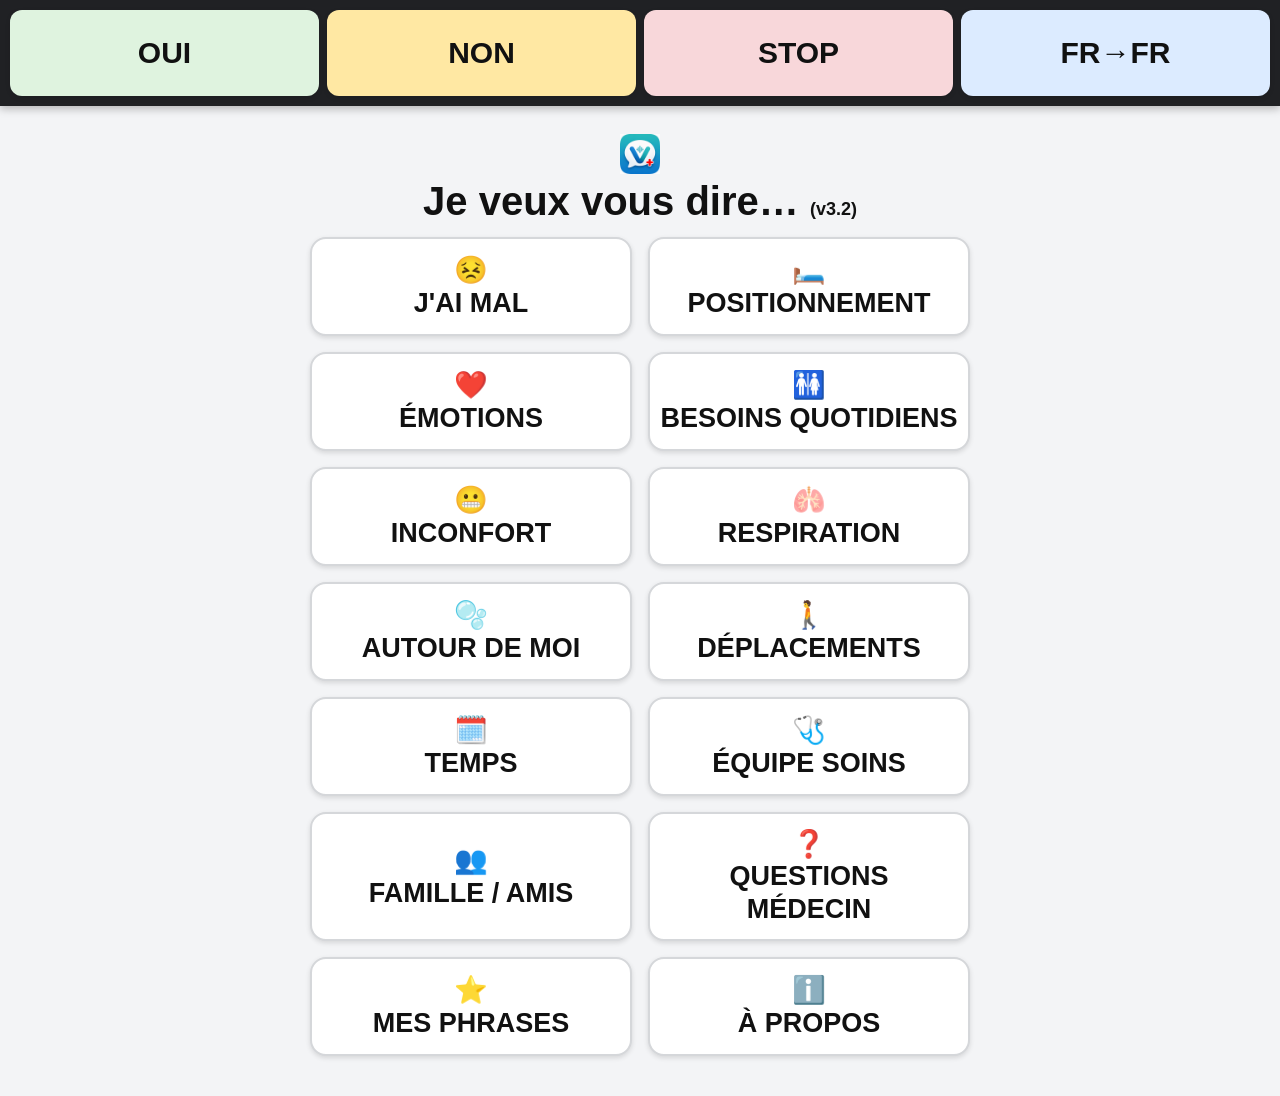
<file: index.html>
<!DOCTYPE html>
<html lang="fr">
<head>
    <meta charset="UTF-8">

    <meta
        name="viewport"
        content="width=device-width, initial-scale=1.0, maximum-scale=1.0"
    >

    <title>VoxHelp</title>

	<link rel="manifest" href="manifest.json">
	
	<link rel="apple-touch-icon" href="icon-192.png">

	<link
		rel="icon"
		type="image/png"
		sizes="192x192"
		href="icon-192.png"
	>

	<link
		rel="icon"
		type="image/png"
		sizes="512x512"
		href="icon-512.png"
	>

	<meta name="theme-color" content="#202124">

	<meta name="apple-mobile-web-app-capable" content="yes">
	
	<meta
		name="apple-mobile-web-app-title"
		content="VoxHelp 3.2"
	>

	<meta
		name="apple-mobile-web-app-status-bar-style"
		content="black-translucent"
	>

    <link rel="stylesheet" href="style.css">
</head>

<body>

<header class="quick-bar">

	<button
		id="quickYesButton"
		class="quick"
		onclick="speakQuickPhrase('yes')"
	>
		OUI
	</button>

	<button
		id="quickNoButton"
		class="quick"
		onclick="speakQuickPhrase('no')"
	>
		NON
	</button>

	<button
		id="quickStopButton"
		class="quick"
		onclick="speakQuickPhrase('stop')"
	>
		STOP
	</button>

	<button
		id="topRightButton"
		class="quick"
		onclick="handleTopRightButton()"
	>
		FR → FR
	</button>

</header>


<main class="app">

    <!-- ÉCRAN PRINCIPAL -->
    <section id="homeScreen" class="screen active">

		<div class="home-brand">
			<img
				src="icon-192.png"
				alt="VoxHelp"
				class="home-brand-logo"
			>
		</div>

		<h1>
			<span id="homeTitleText">
				Je veux vous dire…
			</span>
			<span id="appVersion"></span>
		</h1>
			
		<div class="buttons">

			<button onclick="showScreen('painScreen')">
				😣<br>
				<span id="homePainButton">
					J'AI MAL
				</span>
			</button>

			<button onclick="showScreen('positionScreen')">
				🛏️<br>
				<span id="homePositionButton">
					POSITIONNEMENT
				</span>
			</button>

			<button onclick="showScreen('emotionScreen')">
				❤️<br>
				<span id="homeEmotionButton">
					ÉMOTIONS
				</span>
			</button>

			<button onclick="showScreen('hygieneScreen')">
				🚻<br>
				<span id="homeHygieneButton">
					BESOINS QUOTIDIENS
				</span>
			</button>

			<button onclick="showScreen('careScreen')">
				😬<br>
				<span id="homeCareButton">
					INCONFORT
				</span>
			</button>
			
			<button onclick="showScreen('respirationScreen')">
				🫁<br>
				<span id="homeRespirationButton">
					RESPIRATION
				</span>
			</button>

			<button onclick="showScreen('environmentScreen')">
				🫧<br>
				<span id="homeEnvironmentButton">
					AUTOUR DE MOI
				</span>
			</button>

			<button onclick="showScreen('movementScreen')">
				🚶<br>
				<span id="homeMovementButton">
					DÉPLACEMENTS
				</span>
			</button>

			<button onclick="showScreen('planningScreen')">
				🗓️<br>
				<span id="homePlanningButton">
					TEMPS
				</span>
			</button>

			<button onclick="showScreen('careTeamScreen')">
				🩺<br>
				<span id="homeCareTeamButton">
					ÉQUIPE SOINS
				</span>
			</button>

			<button onclick="showScreen('talkScreen')">
				👥<br>
				<span id="homeTalkButton">
					FAMILLE / AMIS
				</span>
			</button>
			
			<button onclick="showScreen('questionsScreen')">
				❓<br>
				<span id="homeQuestionsButton">
					QUESTIONS<br>
					MÉDECIN
				</span>
			</button>

			<button onclick="openWriteScreen()">
				⭐<br>
				<span id="homePhrasesButton">
					MES PHRASES
				</span>
			</button>

			<button onclick="showScreen('aboutScreen')">
				ℹ️<br>
				<span id="homeAboutButton">
					À PROPOS
				</span>
			</button>

		</div>

    </section>

<!-- RESPIRATION -->
<section id="respirationScreen" class="screen">

    <button
        class="back-button"
        onclick="showScreen('homeScreen')"
    >
        ← RETOUR
    </button>

    <h1 id="respirationTitle">
        Respiration
    </h1>

    <div class="phrase-buttons">

        <button
            onclick="speakRespirationPhrase('breathing')"
        >
            <span id="respirationBreathingButton">
                J'AI DU MAL<br>
                À RESPIRER
            </span>
        </button>

        <button
            onclick="speakRespirationPhrase('suction')"
        >
            <span id="respirationSuctionButton">
                J'AI BESOIN<br>
                D'ÊTRE ASPIRÉ
            </span>
        </button>

        <button
            onclick="speakRespirationPhrase('secretions')"
        >
            <span id="respirationSecretionsButton">
                SÉCRÉTIONS
            </span>
        </button>

        <button
            onclick="speakRespirationPhrase('tracheostomyPain')"
        >
            <span id="respirationTracheostomyPainButton">
                DOULEUR AUTOUR<br>
                DE LA TRACHÉOTOMIE
            </span>
        </button>

        <button
            onclick="speakRespirationPhrase('dryMouth')"
        >
            <span id="respirationDryMouthButton">
                BOUCHE SÈCHE
            </span>
        </button>

        <button
            onclick="speakRespirationPhrase('better')"
        >
            <span id="respirationBetterButton">
                ÇA VA MIEUX
            </span>
        </button>

    </div>

</section>

<!-- DOULEUR -->
<section id="painScreen" class="screen">

    <button
        class="back-button"
        onclick="resetPain(); showScreen('homeScreen')"
    >
        ← RETOUR
    </button>

	<h1 id="painTitle">
		Douleur
	</h1>

    <div id="painStep1">

		<h2 id="painWhereTitle">
			Où avez-vous mal ?
		</h2>

		<div class="pain-locations">

			<button onclick="selectPainLocation('head')">
				<span id="painLocationHead">
					TÊTE
				</span>
			</button>

			<button onclick="selectPainLocation('neck')">
				<span id="painLocationNeck">
					COU
				</span>
			</button>

			<button onclick="selectPainLocation('chest')">
				<span id="painLocationChest">
					POITRINE
				</span>
			</button>

			<button onclick="selectPainLocation('back')">
				<span id="painLocationBack">
					DOS
				</span>
			</button>

			<button onclick="selectPainLocation('abdomen')">
				<span id="painLocationAbdomen">
					VENTRE
				</span>
			</button>

			<button onclick="selectPainLocation('leftShoulder')">
				<span id="painLocationLeftShoulder">
					ÉPAULE GAUCHE
				</span>
			</button>

			<button onclick="selectPainLocation('leftArm')">
				<span id="painLocationLeftArm">
					BRAS GAUCHE
				</span>
			</button>

			<button onclick="selectPainLocation('leftHand')">
				<span id="painLocationLeftHand">
					MAIN GAUCHE
				</span>
			</button>

			<button onclick="selectPainLocation('leftHip')">
				<span id="painLocationLeftHip">
					HANCHE GAUCHE
				</span>
			</button>
	
			<button onclick="selectPainLocation('buttocks')">
				<span id="painLocationButtocks">
					FESSES
				</span>
			</button>

			<button onclick="selectPainLocation('leftLeg')">
				<span id="painLocationLeftLeg">
					JAMBE GAUCHE
				</span>
			</button>

			<button onclick="selectPainLocation('leftFoot')">
				<span id="painLocationLeftFoot">
					PIED<br>GAUCHE
				</span>
			</button>

		</div>

    </div>

	<div id="painStepDetail" class="hidden">

		<h2 id="painDetailTitle">
			Où exactement ?
		</h2>

		<div
			id="painDetailButtons"
			class="pain-locations"
		></div>

		<button
			id="painDetailBackButton"
			class="change-location"
			onclick="changePainLocation()"
		>
			← CHANGER L'ENDROIT
		</button>

	</div>

    <div id="painStep2" class="hidden">

        <h2 id="painLocationTitle">
            Quelle intensité ?
        </h2>

		<div class="pain-scale">

			<button onclick="selectPainLevel(1)">1</button>
			<button onclick="selectPainLevel(2)">2</button>
			<button onclick="selectPainLevel(3)">3</button>
			<button onclick="selectPainLevel(4)">4</button>
			<button onclick="selectPainLevel(5)">5</button>
			<button onclick="selectPainLevel(6)">6</button>
			<button onclick="selectPainLevel(7)">7</button>
			<button onclick="selectPainLevel(8)">8</button>
			<button onclick="selectPainLevel(9)">9</button>

			<button
				class="pain-level-ten"
				onclick="selectPainLevel(10)"
			>
				10
			</button>

        </div>

		<button
			id="painChangeLocationButton"
			class="change-location"
			onclick="changePainLocation()"
		>
			← CHANGER L'ENDROIT
		</button>

    </div>

</section>


<!-- ======================================= -->
<!-- POSITIONNEMENT -->
<!-- ======================================= -->

<section
    id="positionScreen"
    class="screen"
>

    <button
        class="back-button"
        onclick="showScreen('homeScreen')"
    >
        ← RETOUR
    </button>

    <h1 id="positionTitle">
        Positionnement
    </h1>

    <div class="phrase-buttons">

		<button onclick="speakPositionPhrase('bed')">
			<span id="positionBedButton">
				ALLER AU LIT
			</span>
		</button>

        <button onclick="speakPositionPhrase('chair')">
            <span id="positionChairButton">
                ALLER AU FAUTEUIL
            </span>
        </button>

        <button onclick="speakPositionPhrase('moveUp')">
            <span id="positionMoveUpButton">
                REMONTEZ-MOI
            </span>
        </button>

        <button onclick="speakPositionPhrase('turnRight')">
            <span id="positionTurnRightButton">
                TOURNEZ-MOI
            </span>
        </button>

        <button onclick="speakPositionPhrase('headUp')">
            <span id="positionHeadUpButton">
                MONTEZ<br>
                LA TÊTE DU LIT
            </span>
        </button>

        <button onclick="speakPositionPhrase('headDown')">
            <span id="positionHeadDownButton">
                BAISSEZ<br>
                LA TÊTE DU LIT
            </span>
        </button>

        <button onclick="speakPositionPhrase('legsUp')">
            <span id="positionLegsUpButton">
                MONTEZ<br>
                MES JAMBES
            </span>
        </button>

        <button onclick="speakPositionPhrase('legsDown')">
            <span id="positionLegsDownButton">
                BAISSEZ<br>
                MES JAMBES
            </span>
        </button>

        <button onclick="speakPositionPhrase('pillow')">
            <span id="positionPillowButton">
                OREILLER
            </span>
        </button>

        <button onclick="speakPositionPhrase('blanket')">
            <span id="positionBlanketButton">
                COUVERTURE
            </span>
        </button>

        <button onclick="speakPositionPhrase('positionHurts')">
            <span id="positionHurtsButton">
                CETTE POSITION<br>
                ME FAIT MAL
            </span>
        </button>

        <button onclick="speakPositionPhrase('comfortable')">
            <span id="positionComfortableButton">
                JE SUIS BIEN<br>
                COMME ÇA
            </span>
        </button>

    </div>

</section>

<!-- ======================================= -->
<!-- INCONFORT -->
<!-- ======================================= -->

<section
    id="careScreen"
    class="screen"
>

    <button
        class="back-button"
        onclick="showScreen('homeScreen')"
    >
        ← RETOUR
    </button>

    <h1 id="careTitle">
        Inconfort
    </h1>

    <div class="phrase-buttons">

        <button onclick="speakCarePhrase('hot')">
            <span id="careHotButton">
                J'AI CHAUD
            </span>
        </button>

        <button onclick="speakCarePhrase('cold')">
            <span id="careColdButton">
                J'AI FROID
            </span>
        </button>

        <button onclick="speakCarePhrase('weakness')">
            <span id="careWeaknessButton">
                FAIBLE
            </span>
        </button>

        <button onclick="speakCarePhrase('nausea')">
            <span id="careNauseaButton">
                NAUSÉES
            </span>
        </button>
		
        <button onclick="speakCarePhrase('constipation')">
            <span id="careConstipationButton">
                CONSTIPÉ
            </span>
        </button>

        <button onclick="speakCarePhrase('gas')">
            <span id="careGasButton">
                GAZ
            </span>
        </button>

        <button onclick="speakCarePhrase('diarrhea')">
            <span id="careDiarrheaButton">
                DIARRHÉE
            </span>
        </button>

        <button onclick="speakCarePhrase('chills')">
            <span id="careChillsButton">
                FRISSONS
            </span>
        </button>

        <button onclick="speakCarePhrase('dizziness')">
            <span id="careDizzinessButton">
                VERTIGES
            </span>
        </button>

        <button onclick="speakCarePhrase('privacy')">
            <span id="carePrivacyButton">
                JE VEUX<br>
                DE L'INTIMITÉ
            </span>
        </button>



    </div>

</section>

<!-- ======================================= -->
<!-- VIE QUOTIDIENNE -->
<!-- ======================================= -->

<section
    id="hygieneScreen"
    class="screen"
>

    <button
        class="back-button"
        onclick="showScreen('homeScreen')"
    >
        ← RETOUR
    </button>

    <h1 id="hygieneTitle">
        Besoins quotidiens
    </h1>

    <div class="phrase-buttons">

		<button onclick="speakHygienePhrase('urinate')">
			<span id="hygieneUrinateButton">
				URINER
			</span>
		</button>

		<button onclick="speakHygienePhrase('stool')">
			<span id="hygieneStoolButton">
				ALLER À<br>
				LA SELLE
			</span>
		</button>

		<button onclick="speakHygienePhrase('change')">
			<span id="hygieneChangeButton">
				ÊTRE CHANGÉ
			</span>
		</button>

		<button onclick="speakHygienePhrase('shower')">
			<span id="hygieneShowerButton">
				LAVER MON<br>
				CORPS
			</span>
		</button>

        <button onclick="speakHygienePhrase('hungry')">
            <span id="hygieneHungryButton">
                J'AI FAIM
            </span>
        </button>

        <button onclick="speakHygienePhrase('thirsty')">
            <span id="hygieneThirstyButton">
                J'AI SOIF
            </span>
        </button>

        <button onclick="speakHygienePhrase('teeth')">
            <span id="hygieneTeethButton">
                BROSSER<br>
                MES DENTS
            </span>
        </button>

        <button onclick="speakHygienePhrase('face')">
            <span id="hygieneFaceButton">
                ME LAVER<br>
                LE VISAGE
            </span>
        </button>

        <button onclick="speakHygienePhrase('shave')">
            <span id="hygieneShaveButton">
                ME RASER
            </span>
        </button>

        <button onclick="speakHygienePhrase('comb')">
            <span id="hygieneCombButton">
                ME COIFFER
            </span>
        </button>

        <button onclick="speakHygienePhrase('glasses')">
            <span id="hygieneGlassesButton">
                LUNETTES
            </span>
        </button>

        <button onclick="speakHygienePhrase('dentures')">
            <span id="hygieneDenturesButton">
                DENTIER
            </span>
        </button>

        <button onclick="speakHygienePhrase('hearingAid')">
            <span id="hygieneHearingAidButton">
                APPAREIL<br>
                AUDITIF
            </span>
        </button>

        <button onclick="speakHygienePhrase('tshirt')">
            <span id="hygieneTshirtButton">
                T-SHIRT
            </span>
        </button>

        <button onclick="speakHygienePhrase('pants')">
            <span id="hygienePantsButton">
                PANTALON
            </span>
        </button>

        <button onclick="speakHygienePhrase('sweater')">
            <span id="hygieneSweaterButton">
                PULL
            </span>
        </button>

        <button onclick="speakHygienePhrase('shoes')">
            <span id="hygieneShoesButton">
                CHAUSSURES
            </span>
        </button>

        <button onclick="speakHygienePhrase('coat')">
            <span id="hygieneCoatButton">
                MANTEAU
            </span>
        </button>

    </div>

</section>

<!-- ======================================= -->
<!-- ÉMOTIONS -->
<!-- ======================================= -->

<section
    id="emotionScreen"
    class="screen"
>

    <button
        class="back-button"
        onclick="showScreen('homeScreen')"
    >
        ← RETOUR
    </button>

    <h1 id="emotionTitle">
        Émotions
    </h1>

    <div class="phrase-buttons">

        <button onclick="speakEmotionPhrase('happy')">
            <span id="emotionHappyButton">
                JE SUIS<br>
                CONTENT
            </span>
        </button>

        <button onclick="speakEmotionPhrase('sad')">
            <span id="emotionSadButton">
                JE SUIS<br>
                TRISTE
            </span>
        </button>

        <button onclick="speakEmotionPhrase('angry')">
            <span id="emotionAngryButton">
                JE SUIS<br>
                EN COLÈRE
            </span>
        </button>

        <button onclick="speakEmotionPhrase('afraid')">
            <span id="emotionAfraidButton">
                J'AI PEUR
            </span>
        </button>

        <button onclick="speakEmotionPhrase('tired')">
            <span id="emotionTiredButton">
                JE SUIS<br>
                FATIGUÉ
            </span>
        </button>

        <button onclick="speakEmotionPhrase('better')">
            <span id="emotionBetterButton">
                JE ME SENS<br>
                MIEUX
            </span>
        </button>

        <button onclick="speakEmotionPhrase('discouraged')">
            <span id="emotionDiscouragedButton">
                JE SUIS<br>
                DÉCOURAGÉ
            </span>
        </button>

        <button onclick="speakEmotionPhrase('lonely')">
            <span id="emotionLonelyButton">
                JE ME SENS<br>
                SEUL
            </span>
        </button>


        <button onclick="speakEmotionPhrase('noTalk')">
            <span id="emotionNoTalkButton">
                PAS ENVIE<br>
                DE PARLER
            </span>
        </button>

        <button onclick="speakEmotionPhrase('stay')">
            <span id="emotionStayButton">
                RESTEZ<br>
                AVEC MOI
            </span>
        </button>

    </div>

</section>

<!-- ======================================= -->
<!-- QUESTIONS SUR MON ÉTAT -->
<!-- ======================================= -->

<section
    id="questionsScreen"
    class="screen"
>

    <button
        class="back-button"
        onclick="showScreen('homeScreen')"
    >
        ← RETOUR
    </button>

    <h1 id="questionsTitle">
        Questions
    </h1>

    <div class="phrase-buttons">

        <button onclick="speakQuestionsPhrase('whatHappened')">
            <span id="questionsWhatHappenedButton">
                QU'EST-CE QUI<br>
                M'EST ARRIVÉ ?
            </span>
        </button>

        <button onclick="speakQuestionsPhrase('improving')">
            <span id="questionsImprovingButton">
                EST-CE QUE<br>
                JE VAIS MIEUX ?
            </span>
        </button>

        <button onclick="speakQuestionsPhrase('nextGoal')">
            <span id="questionsNextGoalButton">
                QUELS SONT<br>
                MES OBJECTIFS ?
            </span>
        </button>

        <button onclick="speakQuestionsPhrase('exams')">
            <span id="questionsExamsButton">
                QUELS EXAMENS<br>
                VAIS-JE AVOIR ?
            </span>
        </button>

        <button onclick="speakQuestionsPhrase('resultsWhen')">
            <span id="questionsResultsWhenButton">
                QUAND AURAI-JE<br>
                LES RÉSULTATS ?
            </span>
        </button>

        <button onclick="speakQuestionsPhrase('resultsMeaning')">
            <span id="questionsResultsMeaningButton">
                QUE MONTRENT<br>
                LES RÉSULTATS ?
            </span>
        </button>

        <button onclick="speakQuestionsPhrase('speakWhen')">
            <span id="questionsSpeakWhenButton">
                QUAND POURRAI-JE<br>
                PARLER ?
            </span>
        </button>

        <button onclick="speakQuestionsPhrase('tracheostomyHowLong')">
            <span id="questionsTracheostomyHowLongButton">
                COMBIEN DE TEMPS<br>
                LA TRACHÉOTOMIE ?
            </span>
        </button>

        <button onclick="speakQuestionsPhrase('eatWhen')">
            <span id="questionsEatWhenButton">
                QUAND POURRAI-JE<br>
                MANGER ?
            </span>
        </button>

        <button onclick="speakQuestionsPhrase('standWhen')">
            <span id="questionsStandWhenButton">
                QUAND POURRAI-JE<br>
                ME LEVER ?
            </span>
        </button>

        <button onclick="speakQuestionsPhrase('walkWhen')">
            <span id="questionsWalkWhenButton">
                QUAND POURRAI-JE<br>
                MARCHER ?
            </span>
        </button>

        <button onclick="speakQuestionsPhrase('goHome')">
            <span id="questionsGoHomeButton">
                QUAND POURRAI-JE<br>
                RENTRER CHEZ MOI ?
            </span>
        </button>

        <button onclick="speakQuestionsPhrase('explainNext')">
            <span id="questionsExplainNextButton">
                EXPLIQUEZ-MOI<br>
                LA SUITE
            </span>
        </button>

    </div>

</section>

<!-- ======================================= -->
<!-- ENVIRONNEMENT / INTIMITÉ / SOMMEIL -->
<!-- ======================================= -->

<section
    id="environmentScreen"
    class="screen"
>

    <button
        class="back-button"
        onclick="showScreen('homeScreen')"
    >
        ← RETOUR
    </button>

    <h1 id="environmentTitle">
        Autour de moi
    </h1>

    <div class="phrase-buttons">

        <button onclick="speakEnvironmentPhrase('lightOn')">
            <span id="environmentLightOnButton">
                ALLUMEZ<br>
                LA LUMIÈRE
            </span>
        </button>

        <button onclick="speakEnvironmentPhrase('lightOff')">
            <span id="environmentLightOffButton">
                ÉTEIGNEZ<br>
                LA LUMIÈRE
            </span>
        </button>

        <button onclick="speakEnvironmentPhrase('openCurtains')">
            <span id="environmentOpenCurtainsButton">
                OUVREZ<br>
                LES RIDEAUX
            </span>
        </button>

        <button onclick="speakEnvironmentPhrase('closeCurtains')">
            <span id="environmentCloseCurtainsButton">
                FERMEZ<br>
                LES RIDEAUX
            </span>
        </button>

        <button onclick="speakEnvironmentPhrase('openDoor')">
            <span id="environmentOpenDoorButton">
                OUVREZ<br>
                LA PORTE
            </span>
        </button>

        <button onclick="speakEnvironmentPhrase('closeDoor')">
            <span id="environmentCloseDoorButton">
                FERMEZ<br>
                LA PORTE
            </span>
        </button>

        <button onclick="speakEnvironmentPhrase('openWindow')">
            <span id="environmentOpenWindowButton">
                OUVREZ<br>
                LA FENÊTRE
            </span>
        </button>

        <button onclick="speakEnvironmentPhrase('closeWindow')">
            <span id="environmentCloseWindowButton">
                FERMEZ<br>
                LA FENÊTRE
            </span>
        </button>

        <button onclick="speakEnvironmentPhrase('television')">
            <span id="environmentTelevisionButton">
                TÉLÉVISION
            </span>
        </button>

        <button onclick="speakEnvironmentPhrase('music')">
            <span id="environmentMusicButton">
                MUSIQUE
            </span>
        </button>

        <button onclick="speakEnvironmentPhrase('phone')">
            <span id="environmentPhoneButton">
                AVOIR MON<br>
                TÉLÉPHONE
            </span>
        </button>

        <button onclick="speakEnvironmentPhrase('rechargePhone')">
            <span id="environmentRechargePhoneButton">
                RECHARGER MON<br>
                TÉLÉPHONE
            </span>
        </button>

        <button onclick="speakEnvironmentPhrase('noise')">
            <span id="environmentNoiseButton">
                TROP<br>
                DE BRUIT
            </span>
        </button>

        <button onclick="speakEnvironmentPhrase('sleep')">
            <span id="environmentSleepButton">
                JE VEUX<br>
                DORMIR
            </span>
        </button>

    </div>
	
</section>

<!-- ======================================= -->
<!-- ÉCRIRE UNE PHRASE -->
<!-- ======================================= -->

<section
    id="writeScreen"
    class="screen"
>

    <button
        class="back-button"
        onclick="showScreen('homeScreen')"
    >
        ← RETOUR
    </button>

    <h1 id="writeTitle">
        Mes phrases
    </h1>

    <div class="quick-phrases">

        <button onclick="addQuickText('wouldLike')">
            <span id="writeWouldLikeButton">
                JE VOUDRAIS…
            </span>
        </button>

        <button onclick="addQuickText('need')">
            <span id="writeNeedButton">
                J'AI BESOIN DE…
            </span>
        </button>

        <button onclick="addQuickText('want')">
            <span id="writeWantButton">
                JE VEUX…
            </span>
        </button>

        <button onclick="addQuickText('dontWant')">
            <span id="writeDontWantButton">
                JE NE VEUX PAS…
            </span>
        </button>

        <button onclick="addQuickText('canYou')">
            <span id="writeCanYouButton">
                POUVEZ-VOUS…
            </span>
        </button>

        <button onclick="addQuickText('helpMe')">
            <span id="writeHelpMeButton">
                AIDEZ-MOI À…
            </span>
        </button>

        <button onclick="addQuickText('when')">
            <span id="writeWhenButton">
                QUAND… ?
            </span>
        </button>

        <button onclick="addQuickText('why')">
            <span id="writeWhyButton">
                POURQUOI… ?
            </span>
        </button>

        <button onclick="addQuickText('isIt')">
            <span id="writeIsItButton">
                EST-CE QUE… ?
            </span>
        </button>

        <button onclick="addQuickText('think')">
            <span id="writeThinkButton">
                JE PENSE QUE…
            </span>
        </button>

    </div>

    <textarea
        id="customText"
        class="custom-text"
        rows="5"
        placeholder="Écrivez ici ce que vous voulez dire..."
    ></textarea>

    <div class="write-actions">

        <button
            id="writeClearButton"
            onclick="clearCustomText()"
        >
            🗑️ EFFACER
        </button>

        <button
            id="writeSpeakButton"
            onclick="speakCustomText()"
        >
            🔊 DIRE
        </button>

        <button
            id="writeSaveButton"
            onclick="saveFavoriteFromWrite()"
        >
            ⭐ ENREGISTRER
        </button>

    </div>

    <h2 id="writePersonalTitle">
        Mes phrases personnelles
    </h2>

    <div
        id="customFavorites"
        class="custom-favorites"
    ></div>

</section>

<!-- ======================================= -->
<!-- ÉQUIPE SOIGNANTE -->
<!-- ======================================= -->

<section
    id="careTeamScreen"
    class="screen"
>

    <button
        class="back-button"
        onclick="showScreen('homeScreen')"
    >
        ← RETOUR
    </button>

    <h1 id="careTeamTitle">
        Équipe soignante
    </h1>

    <div class="phrase-buttons">

        <button onclick="speakCareTeamPhrase('nurse')">
            <span id="careTeamNurseButton">
                INFIRMIÈRE
            </span>
        </button>

        <button onclick="speakCareTeamPhrase('doctor')">
            <span id="careTeamDoctorButton">
                MÉDECIN
            </span>
        </button>

        <button onclick="speakCareTeamPhrase('physio')">
            <span id="careTeamPhysioButton">
                PHYSIO
            </span>
        </button>

        <button onclick="speakCareTeamPhrase('ergo')">
            <span id="careTeamErgoButton">
                ERGO
            </span>
        </button>

        <button onclick="speakCareTeamPhrase('logo')">
            <span id="careTeamLogoButton">
                LOGO
            </span>
        </button>

        <button onclick="speakCareTeamPhrase('assistant')">
            <span id="careTeamAssistantButton">
                AIDE-SOIGNANTE
            </span>
        </button>

        <button onclick="speakCareTeamPhrase('dietitian')">
            <span id="careTeamDietitianButton">
                DIÉTÉTICIENNE
            </span>
        </button>

        <button onclick="speakCareTeamPhrase('neuropsychologist')">
            <span id="careTeamNeuropsychologistButton">
                NEUROPSY
            </span>
        </button>

        <button onclick="speakCareTeamPhrase('psychologist')">
            <span id="careTeamPsychologistButton">
                PSY
            </span>
        </button>

        <button onclick="speakCareTeamPhrase('socialWorker')">
            <span id="careTeamSocialWorkerButton">
                ASSISTANTE<br>
                SOCIALE
            </span>
        </button>

        <button onclick="speakCareTeamPhrase('hospitality')">
            <span id="careTeamHospitalityButton">
                AGENT<br>
                HÔTELIER
            </span>
        </button>

    </div>

</section>

<!-- ======================================= -->
<!-- DÉPLACEMENTS -->
<!-- ======================================= -->

<section
    id="movementScreen"
    class="screen"
>

    <button
        class="back-button"
        onclick="showScreen('homeScreen')"
    >
        ← RETOUR
    </button>

    <h1 id="movementTitle">
        Déplacements
    </h1>

    <div class="phrase-buttons">

        <button onclick="speakMovementPhrase('room')">
            <span id="movementRoomButton">
                ALLER DANS<br>
                MA CHAMBRE
            </span>
        </button>

        <button onclick="speakMovementPhrase('loggia')">
            <span id="movementLoggiaButton">
                ALLER À<br>
                LA CAFÉTÉRIA
            </span>
        </button>

        <button onclick="speakMovementPhrase('outside')">
            <span id="movementOutsideButton">
                ALLER<br>
                DEHORS
            </span>
        </button>

        <button onclick="speakMovementPhrase('home')">
            <span id="movementHomeButton">
                RENTRER<br>
                CHEZ MOI
            </span>
        </button>

    </div>

</section>

<!-- ======================================= -->
<!-- PLANNING / TEMPS -->
<!-- ======================================= -->

<section
    id="planningScreen"
    class="screen"
>

    <button
        class="back-button"
        onclick="showScreen('homeScreen')"
    >
        ← RETOUR
    </button>

    <h1 id="planningTitle">
        Planning / Temps
    </h1>

    <div class="phrase-buttons">

        <button onclick="openPlanningDate()">
            <span id="planningDateButton">
                DATE
            </span>
        </button>

        <button onclick="clearPlanningNumber(); showScreen('planningNumbersScreen')">
            <span id="planningNumbersButton">
                CHIFFRES
            </span>
        </button>

        <button onclick="showScreen('planningDaysScreen')">
            <span id="planningDaysButton">
                JOURS DE<br>
                LA SEMAINE
            </span>
        </button>

        <button onclick="showScreen('planningDayPartsScreen')">
            <span id="planningDayPartsButton">
                MOMENT DE<br>
                LA JOURNÉE
            </span>
        </button>

        <button onclick="showScreen('planningMonthsScreen')">
            <span id="planningMonthsButton">
                MOIS
            </span>
        </button>

        <button onclick="speakPlanningRelativeDay('today')">
            <span id="planningTodayButton">
                AUJOURD'HUI
            </span>
        </button>

        <button onclick="speakPlanningRelativeDay('tomorrow')">
            <span id="planningTomorrowButton">
                DEMAIN
            </span>
        </button>

        <button onclick="speakPlanningRelativeDay('yesterday')">
            <span id="planningYesterdayButton">
                HIER
            </span>
        </button>

    </div>

</section>

<section
    id="planningDateDayScreen"
    class="screen"
>

    <button
        id="planningDateDayBackButton"
        class="back-button"
        onclick="showScreen('planningScreen')"
    >
        ← RETOUR
    </button>

    <h1 id="planningDateDayTitle">
        Quel jour ?
    </h1>

    <h2 id="planningDateDayDisplay">
        __ . __ . ____
    </h2>

    <div class="date-keypad">

        <button onclick="appendPlanningDateDigit('1')">1</button>
        <button onclick="appendPlanningDateDigit('2')">2</button>
        <button onclick="appendPlanningDateDigit('3')">3</button>

        <button onclick="appendPlanningDateDigit('4')">4</button>
        <button onclick="appendPlanningDateDigit('5')">5</button>
        <button onclick="appendPlanningDateDigit('6')">6</button>

        <button onclick="appendPlanningDateDigit('7')">7</button>
        <button onclick="appendPlanningDateDigit('8')">8</button>
        <button onclick="appendPlanningDateDigit('9')">9</button>

        <button onclick="appendPlanningDateDigit('0')">0</button>

        <button onclick="clearPlanningDatePart()">
            <span id="planningDateDayClearButton">
                EFFACER
            </span>
        </button>

        <button onclick="validatePlanningDateDay()">
            <span id="planningDateDayValidateButton">
                VALIDER
            </span>
        </button>

    </div>

</section>

<section
    id="planningDateMonthScreen"
    class="screen"
>

    <button
		id="planningDateMonthBackButton"
        class="back-button"
        onclick="showScreen('planningDateDayScreen')"
    >
        ← RETOUR
    </button>

    <h1 id="planningDateMonthTitle">
        Quel mois ?
    </h1>

    <h2 id="planningDateMonthDisplay">
        __ . __ . ____
    </h2>

    <div class="date-month-keypad">

        <button onclick="selectPlanningDateMonth(1)">1</button>
        <button onclick="selectPlanningDateMonth(2)">2</button>
        <button onclick="selectPlanningDateMonth(3)">3</button>

        <button onclick="selectPlanningDateMonth(4)">4</button>
        <button onclick="selectPlanningDateMonth(5)">5</button>
        <button onclick="selectPlanningDateMonth(6)">6</button>

        <button onclick="selectPlanningDateMonth(7)">7</button>
        <button onclick="selectPlanningDateMonth(8)">8</button>
        <button onclick="selectPlanningDateMonth(9)">9</button>

        <button onclick="selectPlanningDateMonth(10)">10</button>
        <button onclick="selectPlanningDateMonth(11)">11</button>
        <button onclick="selectPlanningDateMonth(12)">12</button>

        <button
            class="date-month-clear"
            onclick="clearPlanningDatePart()"
        >
            <span id="planningDateMonthClearButton">
                EFFACER
            </span>
        </button>

        <button
            class="date-month-validate"
            onclick="validatePlanningDateMonth()"
        >
            <span id="planningDateMonthValidateButton">
                VALIDER
            </span>
        </button>

    </div>

</section>

<section
    id="planningDateYearScreen"
    class="screen"
>

    <button
		id="planningDateYearBackButton"
        class="back-button"
        onclick="showScreen('planningDateMonthScreen')"
    >
        ← RETOUR
    </button>

    <h1 id="planningDateYearTitle">
        Quelle année ?
    </h1>

    <h2 id="planningDateYearDisplay">
        __ . __ . ____
    </h2>

    <div class="date-keypad">

        <button onclick="appendPlanningDateDigit('1')">1</button>
        <button onclick="appendPlanningDateDigit('2')">2</button>
        <button onclick="appendPlanningDateDigit('3')">3</button>

        <button onclick="appendPlanningDateDigit('4')">4</button>
        <button onclick="appendPlanningDateDigit('5')">5</button>
        <button onclick="appendPlanningDateDigit('6')">6</button>

        <button onclick="appendPlanningDateDigit('7')">7</button>
        <button onclick="appendPlanningDateDigit('8')">8</button>
        <button onclick="appendPlanningDateDigit('9')">9</button>

        <button onclick="appendPlanningDateDigit('0')">0</button>

        <button onclick="clearPlanningDatePart()">
            <span id="planningDateYearClearButton">
                EFFACER
            </span>
        </button>

        <button onclick="speakPlanningDate()">
            <span id="planningDateYearSpeakButton">
                🔊 DIRE
            </span>
        </button>

    </div>

</section>

<section
    id="planningNumbersScreen"
    class="screen"
>

    <button
        id="planningNumbersBackButton"
        class="back-button"
        onclick="showScreen('planningScreen')"
    >
        ← RETOUR
    </button>

    <h1 id="planningNumbersTitle">
        Chiffres
    </h1>

    <h2 id="planningNumberDisplay">
        —
    </h2>

    <div
        id="planningNumbersButtons"
        class="planning-number-keypad"
    >

        <button onclick="appendPlanningDigit('1')">
            1
        </button>

        <button onclick="appendPlanningDigit('2')">
            2
        </button>

        <button onclick="appendPlanningDigit('3')">
            3
        </button>

        <button onclick="appendPlanningDigit('4')">
            4
        </button>

        <button onclick="appendPlanningDigit('5')">
            5
        </button>

        <button onclick="appendPlanningDigit('6')">
            6
        </button>

        <button onclick="appendPlanningDigit('7')">
            7
        </button>

        <button onclick="appendPlanningDigit('8')">
            8
        </button>

        <button onclick="appendPlanningDigit('9')">
            9
        </button>

        <button onclick="appendPlanningDigit('0')">
            0
        </button>

        <button onclick="deletePlanningDigit()">
            <span id="planningDeleteNumberButton">
                ⌫ EFFACER
            </span>
        </button>

        <button onclick="speakPlanningNumber()">
            <span id="planningSpeakNumberButton">
                🔊 DIRE
            </span>
        </button>

    </div>
</section>

<section
    id="planningDaysScreen"
    class="screen"
>

    <button
        id="planningDaysBackButton"
        class="back-button"
        onclick="showScreen('planningScreen')"
    >
        ← RETOUR
    </button>

    <h1 id="planningDaysTitle">
        Jours de la semaine
    </h1>

    <div
        id="planningDaysButtons"
        class="phrase-buttons"
    >

        <button onclick="speakPlanningDay('monday')">
            <span id="planningMondayButton">
                LUNDI
            </span>
        </button>

        <button onclick="speakPlanningDay('tuesday')">
            <span id="planningTuesdayButton">
                MARDI
            </span>
        </button>

        <button onclick="speakPlanningDay('wednesday')">
            <span id="planningWednesdayButton">
                MERCREDI
            </span>
        </button>

        <button onclick="speakPlanningDay('thursday')">
            <span id="planningThursdayButton">
                JEUDI
            </span>
        </button>

        <button onclick="speakPlanningDay('friday')">
            <span id="planningFridayButton">
                VENDREDI
            </span>
        </button>

        <button onclick="speakPlanningDay('saturday')">
            <span id="planningSaturdayButton">
                SAMEDI
            </span>
        </button>

        <button onclick="speakPlanningDay('sunday')">
            <span id="planningSundayButton">
                DIMANCHE
            </span>
        </button>

    </div>

</section>


<section
    id="planningMonthsScreen"
    class="screen"
>

    <button
        id="planningMonthsBackButton"
        class="back-button"
        onclick="showScreen('planningScreen')"
    >
        ← RETOUR
    </button>

    <h1 id="planningMonthsTitle">
        Mois
    </h1>

    <div
        id="planningMonthsButtons"
        class="phrase-buttons"
    >

        <button onclick="speakPlanningMonth('january')">
            <span id="planningJanuaryButton">
                JANVIER
            </span>
        </button>

        <button onclick="speakPlanningMonth('february')">
            <span id="planningFebruaryButton">
                FÉVRIER
            </span>
        </button>

        <button onclick="speakPlanningMonth('march')">
            <span id="planningMarchButton">
                MARS
            </span>
        </button>

        <button onclick="speakPlanningMonth('april')">
            <span id="planningAprilButton">
                AVRIL
            </span>
        </button>

        <button onclick="speakPlanningMonth('may')">
            <span id="planningMayButton">
                MAI
            </span>
        </button>

        <button onclick="speakPlanningMonth('june')">
            <span id="planningJuneButton">
                JUIN
            </span>
        </button>

        <button onclick="speakPlanningMonth('july')">
            <span id="planningJulyButton">
                JUILLET
            </span>
        </button>

        <button onclick="speakPlanningMonth('august')">
            <span id="planningAugustButton">
                AOÛT
            </span>
        </button>

        <button onclick="speakPlanningMonth('september')">
            <span id="planningSeptemberButton">
                SEPTEMBRE
            </span>
        </button>

        <button onclick="speakPlanningMonth('october')">
            <span id="planningOctoberButton">
                OCTOBRE
            </span>
        </button>

        <button onclick="speakPlanningMonth('november')">
            <span id="planningNovemberButton">
                NOVEMBRE
            </span>
        </button>

        <button onclick="speakPlanningMonth('december')">
            <span id="planningDecemberButton">
                DÉCEMBRE
            </span>
        </button>

    </div>

</section>

<section
    id="planningDayPartsScreen"
    class="screen"
>

    <button
        id="planningDayPartsBackButton"
        class="back-button"
        onclick="showScreen('planningScreen')"
    >
        ← RETOUR
    </button>

    <h1 id="planningDayPartsTitle">
        Moment de la journée
    </h1>

    <div
        id="planningDayPartsButtons"
        class="phrase-buttons"
    >

        <button onclick="speakPlanningDayPart('morning')">
            <span id="planningMorningButton">
                MATIN
            </span>
        </button>

        <button onclick="speakPlanningDayPart('noon')">
            <span id="planningNoonButton">
                MIDI
            </span>
        </button>

        <button onclick="speakPlanningDayPart('afternoon')">
            <span id="planningAfternoonButton">
                APRÈS-MIDI
            </span>
        </button>

        <button onclick="speakPlanningDayPart('evening')">
            <span id="planningEveningButton">
                SOIR
            </span>
        </button>

    </div>

</section>

<!-- ======================================= -->
<!-- FAMILLE / AMIS -->
<!-- ======================================= -->

<section
    id="talkScreen"
    class="screen"
>

    <button
        class="back-button"
        onclick="showScreen('homeScreen')"
    >
        ← RETOUR
    </button>

    <h1 id="talkTitle">
        Famille / Amis
    </h1>

    <div class="phrase-buttons">

        <button onclick="speakTalkPhrase('hello')">
            <span id="talkHelloButton">
                BONJOUR
            </span>
        </button>

        <button onclick="speakTalkPhrase('seeYou')">
            <span id="talkSeeYouButton">
                À BIENTÔT
            </span>
        </button>

        <button onclick="speakTalkPhrase('happyToSee')">
            <span id="talkHappyToSeeButton">
                JE SUIS CONTENT<br>
                DE TE VOIR
            </span>
        </button>

        <button onclick="speakTalkPhrase('missedYou')">
            <span id="talkMissedYouButton">
                TU M'AS MANQUÉ
            </span>
        </button>

        <button onclick="speakTalkPhrase('loveYou')">
            <span id="talkLoveYouButton">
                JE T'AIME
            </span>
        </button>

        <button onclick="speakTalkPhrase('thankYou')">
            <span id="talkThankYouButton">
                MERCI
            </span>
        </button>

        <button onclick="speakTalkPhrase('sorry')">
            <span id="talkSorryButton">
                DÉSOLÉ
            </span>
        </button>

        <button onclick="speakTalkPhrase('dontWorry')">
            <span id="talkDontWorryButton">
                NE T'INQUIÈTE PAS
            </span>
        </button>

        <button onclick="speakTalkPhrase('stayLonger')">
            <span id="talkStayLongerButton">
                RESTE ENCORE<br>
                UN PEU
            </span>
        </button>

        <button onclick="speakTalkPhrase('tellMe')">
            <span id="talkTellMeButton">
                RACONTE-MOI
            </span>
        </button>

        <button onclick="speakTalkPhrase('doingWell')">
            <span id="talkDoingWellButton">
                JE VAIS BIEN
            </span>
        </button>

        <button onclick="speakTalkPhrase('tiredButOkay')">
            <span id="talkTiredButOkayButton">
                JE SUIS FATIGUÉ,<br>
                MAIS ÇA VA
            </span>
        </button>

        <button onclick="speakTalkPhrase('dontKnow')">
            <span id="talkDontKnowButton">
                JE NE SAIS PAS
            </span>
        </button>

        <button onclick="speakTalkPhrase('changeSubject')">
            <span id="talkChangeSubjectButton">
                CHANGEONS<br>
                DE SUJET
            </span>
        </button>

    </div>

</section>

<!-- ======================================= -->
<!-- RÉGLAGE DE LA VOIX -->
<!-- ======================================= -->

<section
    id="voiceScreen"
    class="screen"
>

    <button
        id="voiceBackButton"
        class="back-button"
        onclick="showScreen('homeScreen')"
    >
        ← RETOUR
    </button>

    <h1 id="voiceTitle">
        Langues / Voix
    </h1>

    <div class="language-setting">

        <h2 id="voicePatientTitle">
            Langue du patient
        </h2>

        <p
            id="voicePatientHelp"
            class="language-help"
        >
            pour les boutons des écrans.
        </p>

		<select id="patientLanguageSelect" class="patient-language-select"
				aria-label="Langue du patient" onchange="choosePatientLanguage(this.value)">
			<option value="sq">🇦🇱 ALBANAIS</option>
			<option value="ar">🇸🇦 ARABE</option>
			<option value="bs">🇧🇦 BALKAN</option>
			<option value="de">🇩🇪 DEUTSCH</option>
			<option value="en">🇬🇧 ENGLISH</option>
			<option value="es">🇪🇸 ESPAÑOL</option>
			<option value="fr" selected>🇫🇷 FRANÇAIS</option>
			<option value="it">🇮🇹 ITALIANO</option>
			<option value="pt">🇵🇹 PORTUGUÊS</option>
			<option value="ru">🇷🇺 RUSSE</option>
			<option value="tr">🇹🇷 TURC</option>
			<option value="uk">🇺🇦 UKRAINIEN</option>
		</select>

    </div>



	<div class="language-setting">

		<div class="language-choice">

			<button
				id="buttonModeTextButton"
				onclick="chooseButtonMode('text')"
			>
				BOUTONS<br>
				TEXTES
			</button>

			<button
				id="buttonModeImageButton"
				onclick="chooseButtonMode('image')"
			>
				BOUTONS<br>
				IMAGES
			</button>

		</div>

	</div>

    <div class="language-setting">

        <h2 id="voiceCaregiverTitle">
            Langue du soignant
        </h2>

        <p
            id="voiceCaregiverHelp"
            class="language-help"
        >
            pour la prononciation des phrases.
        </p>

        <div class="language-choice">

            <button
                data-caregiver-language="fr"
                onclick="chooseCaregiverLanguage('fr')"
            >
                🇫🇷<br>
                FRANÇAIS
            </button>

            <button
                data-caregiver-language="en"
                onclick="chooseCaregiverLanguage('en')"
            >
                🇬🇧<br>
                ENGLISH
            </button>

            <button
                data-caregiver-language="de"
                onclick="chooseCaregiverLanguage('de')"
            >
                🇩🇪<br>
                DEUTSCH
            </button>

            <button
                data-caregiver-language="it"
                onclick="chooseCaregiverLanguage('it')"
            >
                🇮🇹<br>
                ITALIANO
            </button>

        </div>

        <p
            id="caregiverVoiceStatus"
            class="language-voice-status"
            aria-live="polite"
        ></p>

        <button
            id="voiceTestButton"
            type="button"
            class="voice-test-button"
            onclick="testCaregiverVoice()"
        >
            🔊 TESTER LA VOIX
        </button>

    </div>

</section>

<!-- ======================================= -->
<!-- À PROPOS -->
<!-- ======================================= -->

<section
    id="aboutScreen"
    class="screen"
>

    <button
        id="aboutBackButton"
        class="back-button"
        onclick="showScreen('homeScreen')"
    >
        ← RETOUR
    </button>

    <h1 id="aboutTitle">
        À propos
    </h1>

    <div class="about-content">

        <p id="aboutIntroText">
            Cette application a pour but d'aider des patients hospitalisés
            avec trachéotomie ou aphones à exprimer leurs besoins et leurs émotions
            auprès du personnel soignant, de leur famille et de leurs proches aidants,
            par la simple pression de boutons très lisibles sur une tablette
            ou un smartphone.
        </p>

        <p
            id="aboutFreeText"
            class="about-free"
        >
            Cette application est et restera gratuite.
        </p>

        <p id="aboutContactText">
            Pour toute demande d'amélioration, contacter
            Winfried Windegger par email :
        </p>

        <a
            class="about-email"
            href="mailto:wwinfried@gmail.com"
        >
            ✉️ wwinfried@gmail.com
        </a>

		<p class="about-copyright">
			© 2026 Winfried Windegger — VoxHelp
		</p>

        <div class="share-app">

            <h2 id="shareTitle">
                Partager VoxHelp
            </h2>

            <p id="shareIntroText">
                Vous souhaitez faire connaître cette application à un collègue
                soignant ou à un proche aidant ?
            </p>

            <p id="shareInstructionsText">
                Activez une connexion Internet, saisissez simplement son adresse
                email puis cliquez sur <strong>PARTAGER</strong>.
                Un message contenant le lien vers l'application et les instructions
                pour l'installer hors connexion sera préparé.
            </p>

            <label
                id="shareEmailLabel"
                class="share-email-label"
                for="shareEmail"
            >
                Email du destinataire
            </label>

            <input
                id="shareEmail"
                class="share-email-input"
                type="email"
                inputmode="email"
                autocomplete="email"
                placeholder="adresse@email.com"
            >

			<div class="share-recipient-language">

				<p
					id="shareRecipientLanguageLabel"
					class="share-recipient-language-label"
				>
					Langue du destinataire :
				</p>

				<div class="share-language-choice">

					<label>
						<input
							type="radio"
							name="shareRecipientLanguage"
							value="fr"
							checked
						>
						FR
					</label>

					<label>
						<input
							type="radio"
							name="shareRecipientLanguage"
							value="de"
						>
						DE
					</label>

					<label>
						<input
							type="radio"
							name="shareRecipientLanguage"
							value="it"
						>
						IT
					</label>

					<label>
						<input
							type="radio"
							name="shareRecipientLanguage"
							value="en"
						>
						EN
					</label>

				</div>

			</div>

            <button
                id="shareButton"
                type="button"
                class="share-button"
                onclick="shareAppByEmail()"
            >
                ✉️ PARTAGER
            </button>

            <p
                id="shareMessage"
                class="share-message"
                aria-live="polite"
            ></p>

            <div
                id="sharePreview"
                class="share-preview hidden"
            >

                <h2 id="sharePreviewTitle">
                    Message prêt à envoyer
                </h2>

                <p
                    id="sharePreviewRecipientLabel"
                    class="share-preview-label"
                >
                    DESTINATAIRE
                </p>

                <div
                    id="sharePreviewEmail"
                    class="share-preview-field"
                ></div>

                <p
                    id="sharePreviewSubjectLabel"
                    class="share-preview-label"
                >
                    OBJET
                </p>

                <div
                    id="sharePreviewSubject"
                    class="share-preview-field"
                ></div>

                <p
                    id="sharePreviewMessageLabel"
                    class="share-preview-label"
                >
                    MESSAGE
                </p>

                <div
                    id="sharePreviewBody"
                    class="share-preview-body"
                ></div>

                <button
                    type="button"
                    class="share-open-button"
                    onclick="copyAndOpenMail()"
                >
                    <span id="shareOpenButtonText">
                        📋 COPIER ET OUVRIR<br>
                        MA MESSAGERIE
                    </span>
                </button>

                <p
                    id="shareCopyHelp"
                    class="share-copy-help"
                >
                    Si votre messagerie n'insère pas automatiquement le texte,
                    celui-ci aura déjà été copié : il suffira de le coller.
                </p>

            </div>

        </div>

    </div>

</section>

</main>

	<script src="app.js?v=3.2-c2"></script>

<script>

(function () {

    const isInstalled =
        window.matchMedia('(display-mode: standalone)').matches ||
        window.navigator.standalone === true;

    const isProduction =
        location.origin === 'https://wrelax1.github.io' &&
        location.pathname.startsWith('/voxhelp-3/');

    if (!isInstalled || !isProduction) return;

    const installKey = 'voxhelp-install-counted-v3';
    const idKey = 'voxhelp-install-id-v3';

    if (localStorage.getItem(installKey) === '1') return;

    let installationId = localStorage.getItem(idKey);

    if (!installationId) {
        installationId = crypto.randomUUID();
        localStorage.setItem(idKey, installationId);
    }

    fetch('https://voxhelp-stats.wwinfried.workers.dev/install', {
        method: 'POST',
        headers: {
            'Content-Type': 'application/json'
        },
        body: JSON.stringify({
            installation_id: installationId
        })
    })
    .then(function (response) {
        if (!response.ok) throw new Error('Erreur compteur');
        return response.json();
    })
    .then(function (data) {
        if (data.success === true) {
            localStorage.setItem(installKey, '1');
        }
    })
    .catch(function () {
        // Ne pas perturber VoxHelp en cas d'erreur réseau.
    });

})();

</script>

<!-- ======================================= -->
<!-- VOIX DE SYNTHÈSE MANQUANTE -->
<!-- ======================================= -->

<div
    id="missingVoiceModal"
    class="voice-warning-overlay"
    hidden
>

    <div
        class="voice-warning-modal"
        role="dialog"
        aria-modal="true"
        aria-labelledby="missingVoiceTitle"
    >

        <h2 id="missingVoiceTitle">
            Voix non disponible
        </h2>

        <p id="missingVoiceMessage">
            Aucune voix de synthèse correspondant à cette langue n'est disponible sur cet appareil.
        </p>

        <div
            id="missingVoiceStatus"
            class="voice-warning-status"
        ></div>

		<p id="missingVoiceInstructions">
			Pour utiliser cette langue, installez la voix de synthèse correspondante dans les paramètres de l'appareil ou demandez à votre service informatique de l'installer.
		</p>

        <div class="voice-warning-actions">

            <button
                id="missingVoiceHelpButton"
                type="button"
                onclick="showVoiceInstallationHelp()"
            >
                COMMENT INSTALLER UNE VOIX
            </button>

            <button
                id="missingVoiceChooseButton"
                type="button"
                onclick="showAvailableVoiceLanguages()"
            >
                CHOISIR UNE AUTRE LANGUE
            </button>

        </div>

        <div
            id="availableVoiceLanguages"
            class="available-voice-languages"
            hidden
        ></div>

        <div
            id="voiceInstallationHelp"
            class="voice-installation-help"
            hidden
        ></div>

		<button
			id="missingVoiceCloseButton"
			type="button"
			onclick="closeMissingVoiceModal()"
		>
			✕ FERMER
		</button>

    </div>

</div>

<script>
// VOXHELP — STATISTIQUES D'UTILISATION
(async function () {
    const isProduction =
        location.origin === "https://wrelax1.github.io" &&
        location.pathname.startsWith("/voxhelp-3/");

    if (!isProduction || !crypto.subtle || !crypto.randomUUID) return;

    try {
        const today = new Date().toISOString().slice(0, 10);
        const dayKey = "voxhelp-activity-day-v1";
        const deviceKey = "voxhelp-activity-device-v1";

        if (localStorage.getItem(dayKey) === today) return;

        let deviceId = localStorage.getItem(deviceKey);

        if (!deviceId) {
            deviceId = crypto.randomUUID();
            localStorage.setItem(deviceKey, deviceId);
        }

        const encoded = new TextEncoder().encode(
            "voxhelp-activity-v1:" + deviceId
        );

        const digest = await crypto.subtle.digest("SHA-256", encoded);

        const deviceHash = Array.from(
            new Uint8Array(digest),
            function (byte) {
                return byte.toString(16).padStart(2, "0");
            }
        ).join("");

        const allowedLanguages = [
            "fr", "en", "de", "it", "es", "pt",
            "sq", "ar", "bs", "tr", "uk", "ru"
        ];

        const selectedLanguage =
            localStorage.getItem("maVoixPatientLanguage") || "fr";

        const uiLanguage = allowedLanguages.includes(selectedLanguage)
            ? selectedLanguage
            : "fr";

        const userAgent = navigator.userAgent || "";

        const isTablet =
            /iPad|Tablet|PlayBook|Silk/i.test(userAgent) ||
            (/Android/i.test(userAgent) && !/Mobile/i.test(userAgent)) ||
            (/Macintosh/i.test(userAgent) && navigator.maxTouchPoints > 1);

        const deviceType = isTablet
            ? "tablet"
            : /Mobi|iPhone|iPod|Android/i.test(userAgent)
                ? "mobile"
                : "desktop";

        const installed =
            window.matchMedia("(display-mode: standalone)").matches ||
            navigator.standalone === true;

        const response = await fetch(
            "https://voxhelp-stats.wwinfried.workers.dev/activity",
            {
                method: "POST",
                headers: {
                    "Content-Type": "application/json"
                },
                body: JSON.stringify({
                    device_hash: deviceHash,
                    ui_language: uiLanguage,
                    device_type: deviceType,
                    installed: installed
                })
            }
        );

        if (response.ok) {
            localStorage.setItem(dayKey, today);
        }

    } catch (error) {
        // Les statistiques ne doivent jamais perturber VoxHelp.
    }
})();
</script>

</body>
</html>
</file>
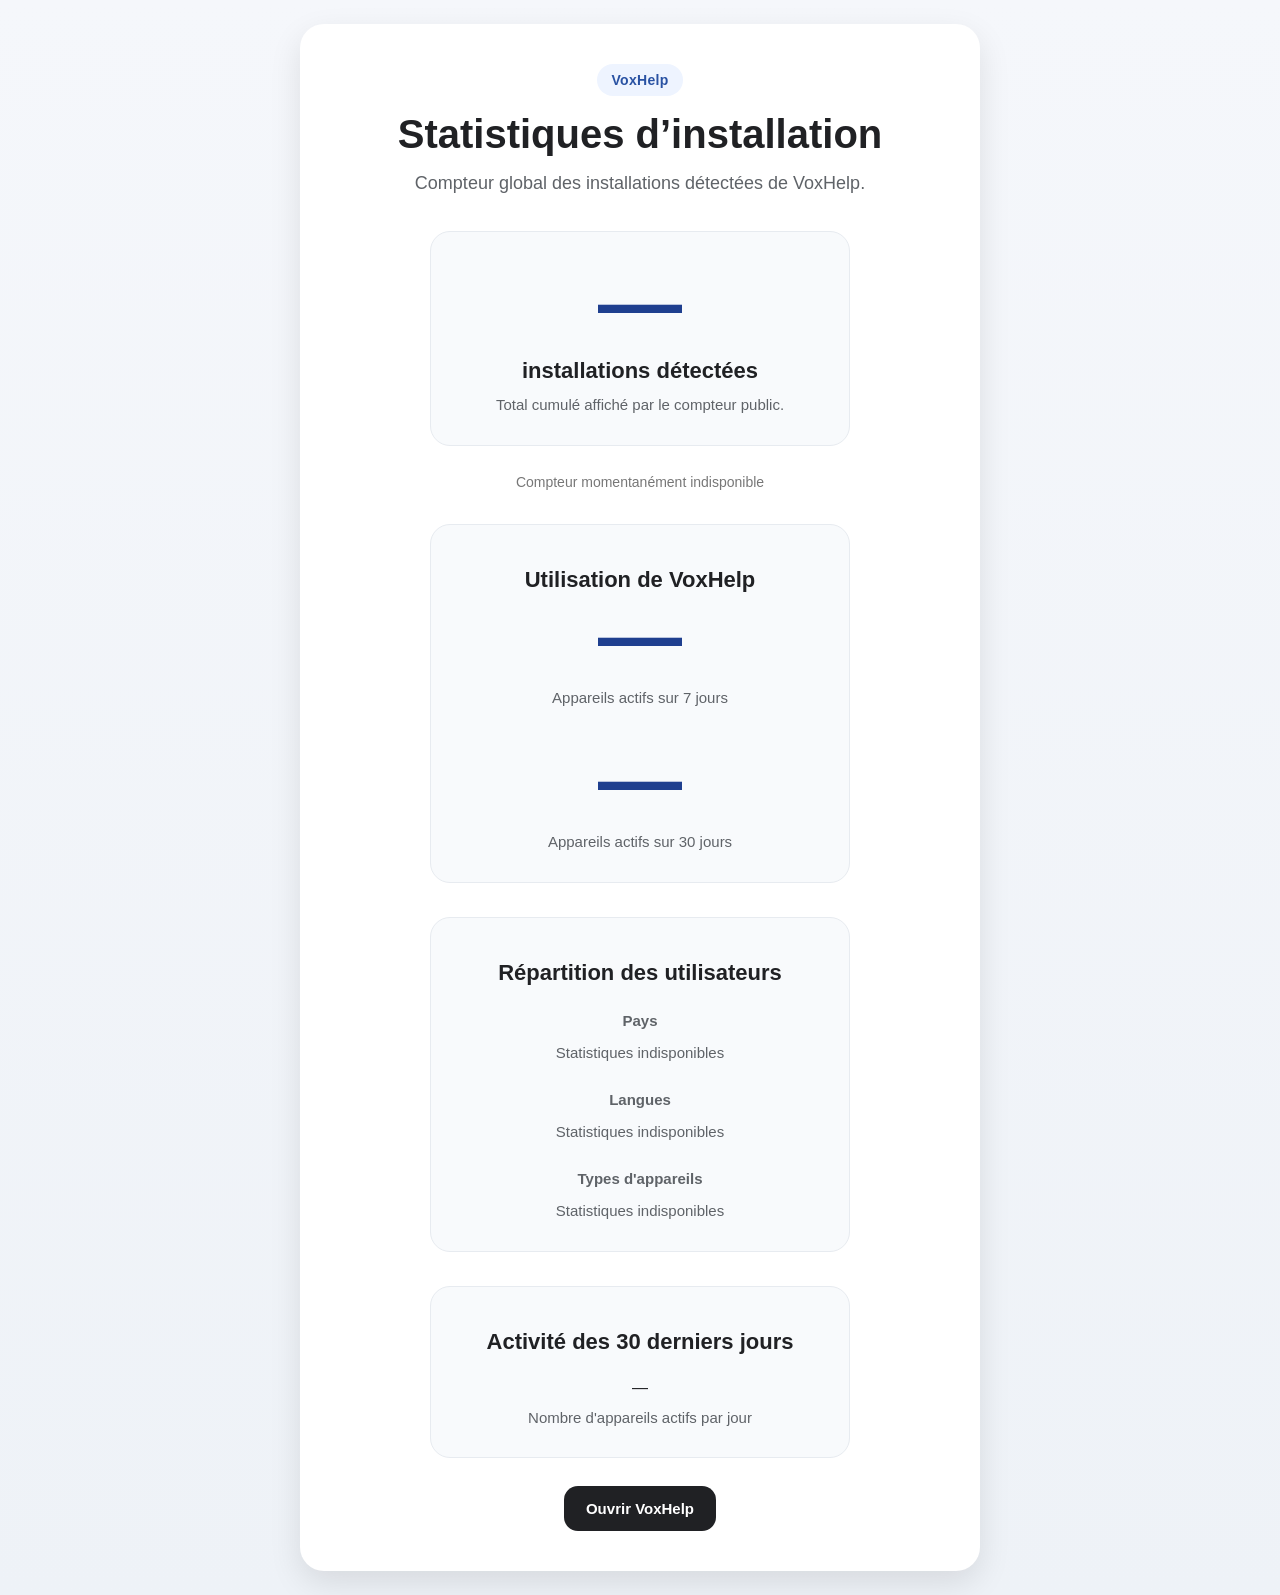
<file: stats.html>
<!DOCTYPE html>
<html lang="fr">

<head>

    <meta charset="UTF-8">

    <meta
        name="viewport"
        content="width=device-width, initial-scale=1.0"
    >

    <title>VoxHelp - Statistiques</title>

    <style>

        * {
            box-sizing: border-box;
        }

        body {
            margin: 0;
            min-height: 100vh;
            font-family: Arial, sans-serif;
            background:
                linear-gradient(180deg, #f5f7fb 0%, #eef2f7 100%);
            color: #202124;
            display: flex;
            align-items: center;
            justify-content: center;
            padding: 24px;
        }

        .stats-card {
            width: 100%;
            max-width: 680px;
            background: #ffffff;
            border-radius: 24px;
            box-shadow: 0 12px 32px rgba(0, 0, 0, 0.10);
            padding: 40px 28px;
            text-align: center;
        }

        .eyebrow {
            display: inline-block;
            margin-bottom: 16px;
            padding: 8px 14px;
            border-radius: 999px;
            background: #eef4ff;
            color: #2952a3;
            font-size: 14px;
            font-weight: bold;
            letter-spacing: 0.3px;
        }

        h1 {
            margin: 0;
            font-size: 40px;
            line-height: 1.1;
        }

        .subtitle {
            margin: 14px auto 0;
            max-width: 520px;
            font-size: 18px;
            line-height: 1.5;
            color: #5f6368;
        }

        .counter-box {
            margin: 34px auto 0;
            padding: 28px 20px;
            max-width: 420px;
            background: #f8fafc;
            border: 1px solid #e7ebf0;
            border-radius: 20px;
        }

        .number {
            margin: 0;
            font-size: 84px;
            line-height: 1;
            font-weight: bold;
            color: #1f3f8f;
        }

        .label {
            margin-top: 14px;
            font-size: 22px;
            font-weight: bold;
            color: #202124;
        }

        .note {
            margin-top: 10px;
            font-size: 15px;
            line-height: 1.5;
            color: #5f6368;
        }

        .update {
            margin-top: 28px;
            font-size: 14px;
            color: #777;
        }

        .actions {
            margin-top: 28px;
        }

        .button {
            display: inline-block;
            padding: 14px 22px;
            border-radius: 14px;
            background: #202124;
            color: #ffffff;
            text-decoration: none;
            font-weight: bold;
            font-size: 15px;
        }

        .button:hover {
            background: #111214;
        }

        @media (max-width: 640px) {

            .stats-card {
                padding: 30px 20px;
                border-radius: 20px;
            }

            h1 {
                font-size: 32px;
            }

            .subtitle {
                font-size: 16px;
            }

            .number {
                font-size: 68px;
            }

            .label {
                font-size: 19px;
            }

        }

    </style>

</head>

<body>

    <div class="stats-card">

        <div class="eyebrow">
            VoxHelp
        </div>

        <h1>Statistiques d’installation</h1>

        <div class="subtitle">
            Compteur global des installations détectées de VoxHelp.
        </div>

        <div class="counter-box">

            <div
                id="installCount"
                class="number"
            >
                …
            </div>

            <div class="label">
                installations détectées
            </div>

            <div class="note">
                Total cumulé affiché par le compteur public.
            </div>

        </div>

        <div
            id="updateTime"
            class="update"
        ></div>


        <div class="counter-box">

            <div class="label">
                Utilisation de VoxHelp
            </div>

            <div id="active7dCount" class="number">
                —
            </div>

            <div class="note">
                Appareils actifs sur 7 jours
            </div>

            <div id="active30dCount" class="number"
                 style="margin-top: 28px;">
                —
            </div>

            <div class="note">
                Appareils actifs sur 30 jours
            </div>

        </div>


        <div class="counter-box">
            <div class="label">
                Répartition des utilisateurs
            </div>

            <div class="note" style="margin-top: 24px;">
                <strong>Pays</strong>
            </div>
            <div id="countriesStats" class="note">
                —
            </div>

            <div class="note" style="margin-top: 24px;">
                <strong>Langues</strong>
            </div>
            <div id="languagesStats" class="note">
                —
            </div>

            <div class="note" style="margin-top: 24px;">
                <strong>Types d'appareils</strong>
            </div>
            <div id="deviceTypesStats" class="note">
                —
            </div>
        </div>


        <div class="counter-box">
            <div class="label">
                Activité des 30 derniers jours
            </div>

            <div id="activityChart"
                 style="margin-top: 24px;">
                —
            </div>

            <div class="note">
                Nombre d'appareils actifs par jour
            </div>
        </div>

        <div class="actions">



            <a
                class="button"
                href="https://wrelax1.github.io/voxhelp-3/"
            >
                Ouvrir VoxHelp
            </a>
        </div>

    </div>

<script>

fetch(
    'https://voxhelp-stats.wwinfried.workers.dev/stats'	
)
.then(function (response) {
    return response.json();
})
.then(function (data) {

    document.getElementById('installCount').textContent =
        data.value ?? 0;

    document.getElementById('updateTime').textContent =
        'Consulté le ' +
        new Date().toLocaleString('fr-CH');

})
.catch(function () {

    document.getElementById('installCount').textContent = '—';

    document.getElementById('updateTime').textContent =
        'Compteur momentanément indisponible';

});


/* STATISTIQUES D'UTILISATION VOXHELP */

fetch('https://voxhelp-stats.wwinfried.workers.dev/activity-summary')
.then(function (response) {
    if (!response.ok) {
        throw new Error('Statistiques indisponibles');
    }
    return response.json();
})
.then(function (data) {
    document.getElementById('active7dCount').textContent =
        Number.isInteger(data.active_7d) && data.active_7d >= 0
            ? data.active_7d
            : '—';

    document.getElementById('active30dCount').textContent =
        Number.isInteger(data.active_30d) && data.active_30d >= 0
            ? data.active_30d
            : '—';
})
.catch(function () {
    document.getElementById('active7dCount').textContent = '—';
    document.getElementById('active30dCount').textContent = '—';
});


/* RÉPARTITIONS DES UTILISATEURS VOXHELP */

fetch('https://voxhelp-stats.wwinfried.workers.dev/activity-summary')
.then(function(response) {
    if (!response.ok) {
        throw new Error('Statistiques indisponibles');
    }
    return response.json();
})
.then(function(data) {

    function displayDistribution(elementId, items, key) {
        const element = document.getElementById(elementId);
        if (!element) return;

        if (!Array.isArray(items) || items.length === 0) {
            element.textContent =
                'Aucunes données disponibles';
            return;
        }

        const deviceNames = {
            mobile: 'Téléphone',
            tablet: 'Tablette',
            desktop: 'Ordinateur',
            unknown: 'Autre'
        };

        element.textContent = items.map(function(item) {
            let label = String(item[key] ?? 'Inconnu');

            if (key === 'type') {
                label = deviceNames[label] || label;
            }

            return label + ' : ' + item.devices;
        }).join(' | ');
    }


    displayDistribution('countriesStats', data.countries, 'country');

    // VILLES DES APPAREILS ACTIFS
    const countriesElement = document.getElementById('countriesStats');

    if (countriesElement) {
        let citiesElement = document.getElementById('citiesStats');

        if (!citiesElement) {
            citiesElement = document.createElement('div');
            citiesElement.id = 'citiesStats';
            citiesElement.className = 'note';
            citiesElement.style.marginTop = '18px';
            countriesElement.after(citiesElement);
        }

        const cities = Array.isArray(data.cities) ? data.cities : [];

        const cityText = cities.length
            ? cities.map(function(item) {
                const name = item.city === 'unknown'
                    ? 'Ville inconnue'
                    : String(item.city);

                return name + ' (' + item.country + ') : ' + item.devices;
            }).join(' | ')
            : 'Aucune donnée disponible';

        citiesElement.textContent = 'Villes : ' + cityText;
    }

    displayDistribution('languagesStats', data.languages, 'language');

    displayDistribution('deviceTypesStats', data.device_types, 'type');

    // GRAPHIQUE — ACTIVITÉ DES 30 DERNIERS JOURS
    const chart = document.getElementById('activityChart');

    if (chart) {
        const dailyData = Array.isArray(data.daily)
            ? data.daily
            : [];

        const counts = new Map(
            dailyData.map(function(item) {
                return [item.day, Number(item.devices) || 0];
            })
        );

        const now = new Date();
        const todayUTC = Date.UTC(
            now.getUTCFullYear(),
            now.getUTCMonth(),
            now.getUTCDate()
        );

        const days = Array.from({ length: 30 }, function(_, i) {
            return new Date(
                todayUTC - (29 - i) * 86400000
            ).toISOString().slice(0, 10);
        });

        const maximum = Math.max(
            1,
            ...days.map(function(day) {
                return counts.get(day) || 0;
            })
        );

        const bars = document.createElement('div');
        bars.style.cssText =
            'display:flex;align-items:flex-end;gap:3px;' +
            'height:130px;border-bottom:1px solid #c9d3e0;';

        days.forEach(function(day) {
            const value = counts.get(day) || 0;

            const column = document.createElement('div');
            column.style.cssText =
                'flex:1;min-width:0;height:100%;' +
                'display:flex;align-items:flex-end;';

            const bar = document.createElement('div');
            const height = value > 0
                ? Math.max(4, value / maximum * 100)
                : 0;

            bar.style.cssText =
                'width:100%;height:' + height + '%;' +
                'background:#1f3f8f;' +
                'border-radius:2px 2px 0 0;';

            bar.title =
                day + ' : ' + value + ' appareil(s) actif(s)';

            column.appendChild(bar);
            bars.appendChild(column);
        });

        const axis = document.createElement('div');
        axis.style.cssText =
            'display:flex;justify-content:space-between;' +
            'margin-top:8px;font-size:12px;color:#5f6368;';

        const firstDate = document.createElement('span');
        firstDate.textContent =
            days[0].slice(8) + '/' + days[0].slice(5, 7);

        const lastDate = document.createElement('span');
        lastDate.textContent =
            days[29].slice(8) + '/' + days[29].slice(5, 7);

        axis.appendChild(firstDate);
        axis.appendChild(lastDate);


        // Afficher la valeur au-dessus de chaque barre non nulle.
        bars.style.height = '152px';
        bars.style.paddingTop = '22px';

        days.forEach(function(day, index) {
            const value = counts.get(day) || 0;
            if (value === 0) return;

            const column = bars.children[index];
            column.style.position = 'relative';

            const countLabel = document.createElement('span');
            countLabel.textContent = String(value);
            countLabel.style.cssText =
                'position:absolute;left:50%;transform:translateX(-50%);' +
                'bottom:calc(' + Math.max(4, value / maximum * 100) +
                '% + 4px);font-size:11px;font-weight:bold;' +
                'color:#1f3f8f;white-space:nowrap;';

            column.appendChild(countLabel);
        });

        chart.replaceChildren(bars, axis);

    }


})
.catch(function() {
    ['countriesStats', 'languagesStats', 'deviceTypesStats']
        .forEach(function(id) {
            const element = document.getElementById(id);
            if (element) {
                element.textContent = 'Statistiques indisponibles';
            }
        });
});

</script>


</body>
</html>
</file>
<file: style.css>
/* =========================================
   BASE
   ========================================= */

* {
    box-sizing: border-box;
}

html {
    font-size: 16px;
    -webkit-text-size-adjust: 100%;
}

body {
    margin: 0;

    font-family:
        Arial,
        Helvetica,
        sans-serif;

    background: #f3f4f6;
    color: #111;

    /* Évite certaines manipulations accidentelles */
    overscroll-behavior: none;
}

button,
textarea {
    font-family: inherit;
}


/* =========================================
   APPLICATION
   ========================================= */

.app {
    width: 100%;
    max-width: 700px;

    margin: 0 auto;

    padding:
        clamp(12px, 2.5vw, 22px)
        clamp(10px, 3vw, 20px)
        calc(clamp(24px, 4vw, 40px) + env(safe-area-inset-bottom));
}

h1 {
    margin:
        clamp(6px, 1.5vw, 12px)
        0
        clamp(16px, 4vw, 28px);

    text-align: center;

    font-size: clamp(26px, 6vw, 40px);
    line-height: 1.1;
}

#appVersion {
    font-size: 0.45em;
    font-weight: 600;
    white-space: nowrap;
}

h2 {
    margin:
        clamp(18px, 4vw, 28px)
        0
        clamp(14px, 3vw, 20px);

    text-align: center;

    font-size: clamp(21px, 4.5vw, 30px);
    line-height: 1.2;
}


/* =========================================
   TOUS LES BOUTONS
   ========================================= */

button {
    min-height: clamp(76px, 11vh, 110px);

    padding: clamp(9px, 2.5vw, 16px);

    border: 2px solid #d5d7da;
    border-radius: clamp(12px, 2.5vw, 16px);

    background: white;
    color: #111;

    font-size: clamp(18px, 4vw, 26px);
    font-weight: 700;
    line-height: 1.2;

    cursor: pointer;

    box-shadow:
        0 2px 5px rgba(0, 0, 0, 0.12);

    touch-action: manipulation;

    -webkit-tap-highlight-color:
        rgba(0, 0, 0, 0.08);

    user-select: none;
}

button:active {
    transform: scale(0.97);
}

button:focus-visible {
    outline: 4px solid #222;
    outline-offset: 3px;
}


/* =========================================
   BARRE PERMANENTE
   OUI / NON / STOP / AIDE
   ========================================= */

.quick-bar {
    position: sticky;

    top: 0;
    z-index: 1000;

    display: grid;

    grid-template-columns:
        repeat(4, minmax(0, 1fr));

    gap: clamp(4px, 1.3vw, 8px);

    padding:
        calc(clamp(6px, 1.5vw, 10px) + env(safe-area-inset-top))
        clamp(5px, 1.5vw, 10px)
        clamp(6px, 1.5vw, 10px);

    background: #202124;

    box-shadow:
        0 3px 8px rgba(0, 0, 0, 0.25);
}

.quick-bar button {
    min-width: 0;

    min-height: clamp(62px, 10vh, 86px);

    padding:
        clamp(4px, 1vw, 8px)
        clamp(2px, 0.8vw, 6px);

    border: none;
    border-radius: clamp(8px, 2vw, 12px);

    font-size: clamp(20px, 5vw, 30px);
    font-weight: 900;

    white-space: nowrap;
}

	/* Couleurs des 4 boutons permanents */

	#quickYesButton {
		background: #DFF3DF;
		color: #111;
	}

	#quickNoButton {
		background: #FFE8A3;
		color: #111;
	}

	#quickStopButton {
		background: #F8D7DA;
		color: #111;
	}

	#topRightButton {
		background: #DCEBFF;
		color: #111;
	}

.quick-bar .emergency {
    font-weight: 900;
    border: none;
    background: #b7f7b7;
    color: #111;
}

.quick-bar .return-mode {
    font-size: clamp(32px, 8vw, 48px);
    line-height: 1;
    padding: 0;
}

/* =========================================
   ÉCRANS
   ========================================= */

.screen {
    display: none;
}

.screen.active {
    display: block;
}

.hidden {
    display: none !important;
}


/* =========================================
   ÉCRAN PRINCIPAL
   ========================================= */

.home-brand {
    display: flex;
    justify-content: center;
    align-items: center;

    margin-top: 6px;
    margin-bottom: 2px;
}

#homeScreen .home-brand-logo {
    display: block;

    width: 40px !important;
    height: 40px !important;

    max-width: 40px;
    max-height: 40px;

    object-fit: contain;
}

.home-brand-name {
    font-size: 24px;
    font-weight: 900;
    line-height: 1;
    color: #111;
}

#homeScreen h1 {
    margin-top: 5px;
    margin-bottom: 14px;
}

.buttons {
    display: grid;

    grid-template-columns:
        repeat(2, minmax(0, 1fr));

    gap: clamp(8px, 2.5vw, 16px);
}

.buttons button {
    min-width: 0;

	min-height: clamp(80px, 11vh, 105px);

    padding:
        clamp(8px, 2vw, 14px)
        clamp(6px, 1.5vw, 10px);

    font-size: clamp(18px, 4.2vw, 27px);
}


/* =========================================
   BOUTONS DE PHRASES
   ========================================= */

.phrase-buttons {
    display: grid;

    grid-template-columns:
        repeat(2, minmax(0, 1fr));

    gap: clamp(8px, 2.5vw, 16px);
}

.phrase-buttons button {
    min-width: 0;

    min-height: clamp(88px, 13vh, 125px);

    padding:
        clamp(8px, 2vw, 14px)
        clamp(6px, 1.5vw, 10px);

    font-size: clamp(17px, 3.8vw, 24px);
}

.phrase-buttons button:has(.button-pictogram) {
    aspect-ratio: 1 / 1;

    padding: clamp(6px, 1.5vw, 10px);

    border-radius: clamp(14px, 3vw, 20px);
}

.phrase-buttons button:has(.button-pictogram) > span {
    display: flex;

    width: 100%;
    height: 100%;

    align-items: center;
    justify-content: center;
}

.button-pictogram {
    display: block;

    width: 90%;
    height: 90%;

    margin: 0;

    object-fit: contain;
}

#positionScreen .phrase-buttons button {
    min-height: clamp(76px, 10vh, 100px);
}

#careScreen .phrase-buttons button {
    min-height: clamp(76px, 10vh, 100px);
}

#hygieneScreen .phrase-buttons button {
	min-height: clamp(68px, 9vh, 90px);
}

#environmentScreen .phrase-buttons button {
    min-height: clamp(76px, 10vh, 100px);
}

#talkScreen .phrase-buttons button {
    min-height: clamp(76px, 10vh, 100px);
}

#emotionScreen .phrase-buttons button {
    min-height: clamp(76px, 10vh, 100px);
}

#careTeamScreen .phrase-buttons button {
    min-height: clamp(76px, 10vh, 100px);
}

/* =========================================
   DATE — PAVÉ NUMÉRIQUE
   ========================================= */

/* =========================================
   DATE — CHOIX DU MOIS
   ========================================= */

.date-month-keypad {
    display: grid;

    grid-template-columns:
        repeat(3, minmax(0, 1fr));

    gap: clamp(10px, 2.5vw, 16px);

    width: 100%;
    max-width: 560px;

    margin: 0 auto;
}

.date-month-keypad button {
    min-width: 0;

    min-height: clamp(82px, 12vh, 112px);

    padding:
        clamp(8px, 2vw, 14px);

    font-size: clamp(28px, 6vw, 42px);

    font-weight: 900;
}

.date-month-keypad .date-month-clear {
    grid-column: 1 / span 2;

    font-size: clamp(16px, 3.5vw, 22px);
}

.date-month-keypad .date-month-validate {
    grid-column: 3;

    font-size: clamp(16px, 3.5vw, 22px);
}

.date-keypad {
    display: grid;

    grid-template-columns:
        repeat(3, minmax(0, 1fr));

    gap: clamp(10px, 2.5vw, 16px);

    width: 100%;
    max-width: 560px;

    margin: 0 auto;
}

.date-keypad button {
    min-width: 0;

    min-height: clamp(86px, 13vh, 120px);

    padding:
        clamp(8px, 2vw, 14px);

    font-size: clamp(30px, 7vw, 46px);

    font-weight: 900;
}

/* Ligne du bas :
   EFFACER | 0 | VALIDER / DIRE */

.date-keypad button:nth-child(10) {
    grid-column: 2;
    grid-row: 4;
}

.date-keypad button:nth-child(11) {
    grid-column: 1;
    grid-row: 4;

    font-size: clamp(16px, 3.5vw, 22px);
}

.date-keypad button:nth-child(12) {
    grid-column: 3;
    grid-row: 4;

    font-size: clamp(16px, 3.5vw, 22px);
}

/* =========================================
   PLANNING — CHIFFRES
   ========================================= */

#planningNumberDisplay,
#planningDateDayDisplay,
#planningDateMonthDisplay,
#planningDateYearDisplay {
    margin:
        clamp(8px, 2vw, 14px)
        0
        clamp(14px, 3vw, 24px);

    color: #c62828;

    font-size: clamp(44px, 10vw, 78px);
    font-weight: 900;
    line-height: 1;
    text-align: center;
}

.planning-number-keypad {
    display: grid;

    grid-template-columns:
        repeat(3, minmax(0, 1fr));

    gap: clamp(10px, 2.5vw, 16px);

    width: 100%;
    max-width: 560px;

    margin: 0 auto;
}

.planning-number-keypad button {
    min-width: 0;

    min-height: clamp(88px, 13vh, 125px);

    padding:
        clamp(8px, 2vw, 14px)
        clamp(6px, 1.5vw, 10px);

    font-size: clamp(34px, 7vw, 54px);
    font-weight: 900;
}

.planning-number-keypad button:nth-child(10) {
    grid-column: 2;
    grid-row: 4;
}

.planning-number-keypad button:nth-child(11) {
    grid-column: 1;
    grid-row: 4;

    font-size: clamp(16px, 3.5vw, 22px);
}

.planning-number-keypad button:nth-child(12) {
    grid-column: 3;
    grid-row: 4;

    font-size: clamp(16px, 3.5vw, 22px);
}

/* =========================================
   SOINS — PHYSIO / ERGO / LOGO
   ========================================= */

.care-therapists {
    grid-column: 1 / -1;

    display: grid;

    grid-template-columns:
        repeat(3, minmax(0, 1fr));

    gap: clamp(6px, 2vw, 12px);
}

.care-therapists button {
    min-width: 0;

    min-height: clamp(88px, 13vh, 125px);

    padding:
        clamp(6px, 1.5vw, 12px)
        clamp(3px, 1vw, 8px);

    font-size: clamp(16px, 3.5vw, 23px);
}

/* =========================================
   RETOUR
   ========================================= */

.back-button {
	display: none;
    width: 100%;
    min-height: 64px;

    margin-bottom: 18px;

    padding: 8px;

    font-size: 21px;

    background: #e5e7eb;
}


/* =========================================
   DOULEUR — LOCALISATION
   ========================================= */

.pain-locations {
    display: grid;

    grid-template-columns:
        repeat(2, minmax(0, 1fr));

    gap: clamp(8px, 2vw, 14px);
}

.pain-locations button {
    min-width: 0;

    min-height: clamp(62px, 8vh, 82px);

    padding: clamp(6px, 1.5vw, 10px);

    font-size: clamp(17px, 3.7vw, 23px);
}


/* =========================================
   DOULEUR — ÉCHELLE 0 À 10
   ========================================= */

.pain-scale {
    display: grid;

    grid-template-columns:
        repeat(3, minmax(0, 1fr));

    gap: clamp(8px, 2vw, 14px);

    margin-top: clamp(14px, 3vw, 22px);
}

.pain-scale {
    display: grid;

    grid-template-columns:
        repeat(3, 1fr);

    gap: 12px;

    margin-top: 20px;
}

.pain-scale button {
    min-width: 0;

    min-height: clamp(68px, 10vh, 94px);

    padding: 6px;

    font-size: clamp(25px, 6vw, 38px);
}

.pain-scale .pain-level-ten {
    grid-column: 2 / 3;
}

.change-location {
    width: 100%;
    min-height: 64px;

    margin-top: 24px;

    padding: 8px;

    font-size: 19px;

    background: #e5e7eb;
}


/* =========================================
   ÉCRITURE LIBRE
   ========================================= */

.custom-text {
    display: block;

    width: 100%;
	min-height: clamp(150px, 25vh, 230px);

    padding: 18px;

    border: 3px solid #aaa;
    border-radius: 16px;

    background: white;
    color: #111;

    font-size: clamp(22px, 5vw, 32px);
    line-height: 1.35;

    resize: vertical;
}

.custom-text:focus {
    border-color: #222;

    outline: 3px solid #ddd;
    outline-offset: 2px;
}


/* =========================================
   DÉBUTS DE PHRASES
   ========================================= */

.quick-phrases {
    display: grid;

    grid-template-columns:
        repeat(2, minmax(0, 1fr));

    gap: clamp(7px, 2vw, 12px);

    margin-bottom: clamp(14px, 3vw, 20px);
}

.quick-phrases button {
    min-width: 0;

	min-height: clamp(52px, 7vh, 68px);

    padding: clamp(6px, 1.5vw, 10px);

    font-size: clamp(15px, 3.5vw, 21px);
}


/* =========================================
   MES PHRASES — ACTIONS
   EFFACER / DIRE / ENREGISTRER
   ========================================= */

.write-actions {
    display: grid;

    grid-template-columns:
        repeat(3, minmax(0, 1fr));

    gap: clamp(6px, 1.5vw, 10px);

    width: 100%;

    margin-top: clamp(10px, 2vw, 16px);
    margin-bottom: clamp(18px, 4vw, 28px);
}

.write-actions button {
    min-width: 0;

    min-height: clamp(58px, 8vh, 76px);

    padding:
        clamp(5px, 1.5vw, 9px)
        clamp(3px, 1vw, 7px);

    font-size: clamp(13px, 3vw, 18px);

    font-weight: 800;

    line-height: 1.15;
}


/* =========================================
   FAVORIS — ÉDITEUR
   ========================================= */

.favorite-editor {
    margin-bottom: 30px;
}

.favorite-text {
    display: block;

    width: 100%;
    min-height: 130px;

    padding: 16px;

    border: 3px solid #aaa;
    border-radius: 16px;

    background: white;
    color: #111;

    font-size: 24px;
    line-height: 1.35;

    resize: vertical;
}

.favorite-text:focus {
    border-color: #222;

    outline: 3px solid #ddd;
    outline-offset: 2px;
}

.add-favorite-button {
    width: 100%;
    min-height: 80px;

    margin-top: 12px;

    padding: 10px;

    font-size: 20px;
}


/* =========================================
   MES PHRASES PERSONNELLES
   ========================================= */

.custom-favorites {
    display: flex;
    flex-direction: column;

    gap: clamp(8px, 2vw, 12px);

    margin-bottom: 25px;
}

.favorite-item {
    display: grid;

    grid-template-columns:
        minmax(0, 1fr)
        clamp(56px, 12vw, 72px);

    gap: clamp(6px, 1.5vw, 10px);

    width: 100%;
}

.favorite-speak-button {
    min-width: 0;

    width: 100%;

    min-height: clamp(68px, 9vh, 90px);

    padding:
        clamp(9px, 2vw, 14px);

    font-size: clamp(16px, 3.5vw, 21px);

    line-height: 1.25;

    text-align: left;
}

.favorite-delete-button {
    min-width: 0;

    width: 100%;

    min-height: clamp(68px, 9vh, 90px);

    margin-top: 0;

    padding: 4px;

    font-size: clamp(24px, 5vw, 32px);

    line-height: 1;

    background: #e5e7eb;
}

.no-favorites {
    margin: 0 0 20px;

    padding: 18px;

    text-align: center;

    font-size: 18px;
}

/* =========================================
   RÉGLAGE DES LANGUES
   ========================================= */

.language-setting {
    margin-bottom: clamp(28px, 5vw, 40px);
}

.language-help {
    margin:
        0
        0
        clamp(12px, 3vw, 18px);

    text-align: center;

    font-size: clamp(17px, 3.5vw, 20px);
    line-height: 1.4;
}

.language-choice {
    display: grid;

    grid-template-columns:
        repeat(2, minmax(0, 1fr));

    gap: clamp(8px, 2vw, 14px);
}

.language-choice button {
    min-width: 0;

    min-height: clamp(82px, 12vh, 110px);

    font-size: clamp(17px, 3.8vw, 23px);
}

/* MENU LANGUE DU PATIENT — TACTILE */

#voiceScreen .patient-language-select {
    display: block;

    width: 100%;
    min-height: 76px;

    padding: 14px 18px;

    border: 3px solid #444;
    border-radius: 16px;

    background: #fff;
    color: #111;

    font-family: inherit;
    font-size: clamp(21px, 5vw, 26px);
    font-weight: 700;

    cursor: pointer;
    touch-action: manipulation;
}

#voiceScreen .patient-language-select:focus-visible {
    outline: 4px solid #222;
    outline-offset: 3px;
}

.language-active {
    border: 5px solid #111 !important;

    background: #e9fbe9;
}

.language-voice-status {
    margin:
        clamp(12px, 3vw, 18px)
        0
        0 !important;

    padding:
        clamp(12px, 3vw, 16px);

    border-radius: 12px;

    text-align: center;

    font-size: clamp(16px, 3.2vw, 19px) !important;
    font-weight: 800;
    line-height: 1.35;
}


.voice-status-ok {
    background: #e9fbe9;
}


.voice-status-warning {
    background: #fff4d6;
}

/* =========================================
   RÉGLAGE DES VOIX
   ========================================= */

.voice-help {
    margin-bottom: 25px;

    text-align: center;

    font-size: 20px;
    line-height: 1.4;
}

.voice-setting {
    margin-bottom: 30px;
}

.voice-select {
    width: 100%;
    min-height: 65px;

    padding: 10px 12px;

    border: 3px solid #aaa;
    border-radius: 14px;

    background: white;

    font-family: inherit;
    font-size: 19px;
}

.voice-test-button {
    width: 100%;
    min-height: 70px;

    margin-top: 10px;

    font-size: 20px;
}

.voice-choice {
    display: grid;

    grid-template-columns:
        1fr 1fr;

    gap: 14px;
}

.voice-choice button {
    min-height: 105px;

    font-size: 20px;
}

.voice-active {
    border: 5px solid #111 !important;
}

/* =========================================
   À PROPOS
   ========================================= */

#aboutScreen h1 {
    margin-bottom: 24px;
}

.about-content {
    padding: 24px;

    border: 2px solid #d5d7da;
    border-radius: 20px;

    background: white;

    box-shadow:
        0 2px 8px rgba(0, 0, 0, 0.10);
}

.about-content p {
    margin:
        0
        0
        24px;

    font-size: 22px;
    line-height: 1.5;
}

.about-free {
    padding:
        18px
        16px;

    border-radius: 14px;

    background: #e9fbe9;

    text-align: center;

    font-size: 24px !important;
    font-weight: 900;
}

.about-email {
    display: block;

    width: 100%;

    padding:
        18px
        14px;

    border-radius: 14px;

    background: #e8eefc;
    color: #0b57d0;

    text-align: center;
    text-decoration: none;

    font-size: 22px;
    font-weight: 700;

    word-break: break-word;
}

.about-email:active {
    transform: scale(0.98);
}

.about-email:focus-visible {
    outline: 4px solid #222;
    outline-offset: 3px;
}

.about-copyright {
    margin:
        18px
        0
        0 !important;

    text-align: center;

    font-size: clamp(14px, 2.7vw, 16px) !important;
    line-height: 1.3;

    color: #666;
}

/* =========================================
   À PROPOS — PARTAGER MA VOIX
   ========================================= */

.share-app {
    margin-top: clamp(24px, 5vw, 36px);

    padding-top: clamp(22px, 4vw, 30px);

    border-top: 2px solid #e2e4e7;
}

.share-app h2 {
    margin:
        0
        0
        clamp(16px, 3vw, 22px);

    text-align: center;

    font-size: clamp(22px, 4.5vw, 30px);
}

.share-app p {
    font-size: clamp(18px, 3.6vw, 22px);
    line-height: 1.45;
}

.share-email-label {
    display: block;

    margin-bottom: 8px;

    font-size: clamp(17px, 3.3vw, 20px);
    font-weight: 700;
}

.share-email-input {
    display: block;

    width: 100%;

    min-height: clamp(58px, 8vh, 72px);

    padding:
        clamp(10px, 2vw, 14px)
        clamp(12px, 2.5vw, 16px);

    border: 3px solid #aaa;
    border-radius: 14px;

    background: white;
    color: #111;

    font-family: inherit;

    font-size: clamp(20px, 4vw, 24px);
	text-align: center;
}

.share-email-input:focus {
    border-color: #222;

    outline: 3px solid #ddd;
    outline-offset: 2px;
}

.share-recipient-language {
    margin-top: 18px;
    margin-bottom: 6px;
}

.share-recipient-language-label {
    margin:
        0
        0
        14px !important;

    font-size: clamp(17px, 3.3vw, 20px) !important;
    font-weight: 700;
}

.share-language-choice {
    display: flex;
    align-items: center;
    justify-content: center;
    flex-wrap: wrap;

    gap: 18px 72px;

    width: 100%;

    margin-bottom: 8px;
}

.share-language-choice label {
    display: inline-flex;
    align-items: center;

    gap: 10px;

    min-height: 40px;

    font-size: clamp(18px, 3.5vw, 21px);
    font-weight: 500;

    cursor: pointer;
}

.share-language-choice input[type="radio"] {
    width: 18px;
    height: 18px;

    margin: 0;

    transform: scale(1.8);
    transform-origin: center;

    cursor: pointer;
}

@media (max-width: 480px) {

    .share-language-choice {
        display: grid;

        grid-template-columns:
            repeat(2, max-content);

        justify-content: center;

        column-gap: 42px;
        row-gap: 16px;
    }

}

.share-button {
    width: 100%;

    min-height: clamp(68px, 10vh, 88px);

    margin-top: clamp(28px, 5vw, 36px);

    padding: clamp(10px, 2vw, 14px);

    background: #e8eefc;
    color: #0b57d0;

    border: 2px solid #cbd8f5;

    font-size: clamp(20px, 4vw, 26px);
    font-weight: 900;
}

.share-message {
    min-height: 28px;

    margin:
        clamp(10px, 2vw, 14px)
        0
        0 !important;

    padding: 0;

    text-align: center;

    font-size: clamp(16px, 3vw, 19px) !important;
    font-weight: 700;
}

/* =========================================
   APERÇU DU MESSAGE À PARTAGER
   ========================================= */

.share-preview {
    margin-top: clamp(20px, 4vw, 30px);

    padding: clamp(16px, 3vw, 22px);

    border: 2px solid #cbd5e1;
    border-radius: 16px;

    background: #f8fafc;
}

.share-preview h2 {
    margin-top: 0;

    font-size: clamp(21px, 4vw, 27px);
}

.share-preview-label {
    margin:
        18px
        0
        6px !important;

    font-size: clamp(14px, 2.7vw, 17px) !important;
    font-weight: 900;

    color: #4b5563;
}

.share-preview-field {
    padding: 12px;

    border-radius: 10px;

    background: white;

    font-size: clamp(17px, 3.3vw, 20px);
    font-weight: 700;

    word-break: break-word;
}

.share-preview-body {
    padding: 14px;

    border-radius: 10px;

    background: white;

    font-size: clamp(16px, 3vw, 19px);
    line-height: 1.5;

    white-space: pre-wrap;
}

.share-open-button {
    width: 100%;

    min-height: clamp(76px, 11vh, 96px);

    margin-top: 18px;

    background: #e8eefc;
    color: #0b57d0;

    font-size: clamp(18px, 3.7vw, 23px);
    font-weight: 900;
}

.share-copy-help {
    margin:
        12px
        0
        0 !important;

    text-align: center;

    font-size: clamp(14px, 2.8vw, 17px) !important;
    line-height: 1.4;
}

/* =========================================
   À PROPOS — PETITS ÉCRANS
   ========================================= */

@media (max-width: 420px) {

    .about-content {
        padding: 18px;
    }

    .about-content p {
        font-size: 19px;
    }

    .about-free {
        font-size: 21px !important;
    }

    .about-email {
        font-size: 19px;
    }
	
	.share-app p {
		font-size: 18px;
	}

	.share-email-input {
		font-size: 18px;
	}

	.share-button {
		font-size: 21px;
	}
}

/* =========================================
   POPUP — VOIX DE SYNTHÈSE MANQUANTE
   ========================================= */

.voice-warning-overlay {
    position: fixed;
    inset: 0;
    background: rgba(0, 0, 0, 0.55);
    display: flex;
    align-items: center;
    justify-content: center;
    padding: 20px;
    z-index: 9999;
}

.voice-warning-overlay[hidden] {
    display: none;
}

.voice-warning-modal {
    width: min(92vw, 620px);
    max-height: 88vh;
    overflow-y: auto;

    background: white;
    border-radius: 18px;

    padding: 24px;

    box-shadow:
        0 10px 35px
        rgba(0, 0, 0, 0.30);

    text-align: left;
}

.voice-warning-modal h2 {
    margin-top: 0;
    margin-bottom: 16px;

    font-size: 1.7rem;
    text-align: center;
}

.voice-warning-modal p {
    font-size: 1.05rem;
    line-height: 1.45;
}

.voice-warning-status {
    margin: 18px 0;
    padding: 14px;

    border-radius: 12px;
    background: #f3f3f3;

    font-size: 1.05rem;
    line-height: 1.7;
}

.voice-warning-actions {
    display: grid;
    gap: 12px;

    margin-top: 20px;
}

.voice-warning-actions button,
#missingVoiceCloseButton,
.available-voice-languages button {
    width: 100%;

    min-height: 58px;

    padding: 12px 16px;

    border: none;
    border-radius: 12px;

    font-size: 1rem;
    font-weight: 700;

    cursor: pointer;
}

#missingVoiceHelpButton {
    background: #e8e8e8;
}

#missingVoiceChooseButton {
    background: #dbeafe;
}

#missingVoiceCloseButton {
    margin-top: 18px;
    background: #f1f1f1;
}

.available-voice-languages {
    display: grid;
    gap: 10px;

    margin-top: 18px;
}

.available-voice-languages[hidden] {
    display: none;
}

.voice-installation-help {
    margin-top: 18px;
    padding: 14px;

    border-radius: 12px;
    background: #f7f7f7;

    font-size: 0.98rem;
    line-height: 1.45;
}

.voice-installation-help[hidden] {
    display: none;
}
</file>
